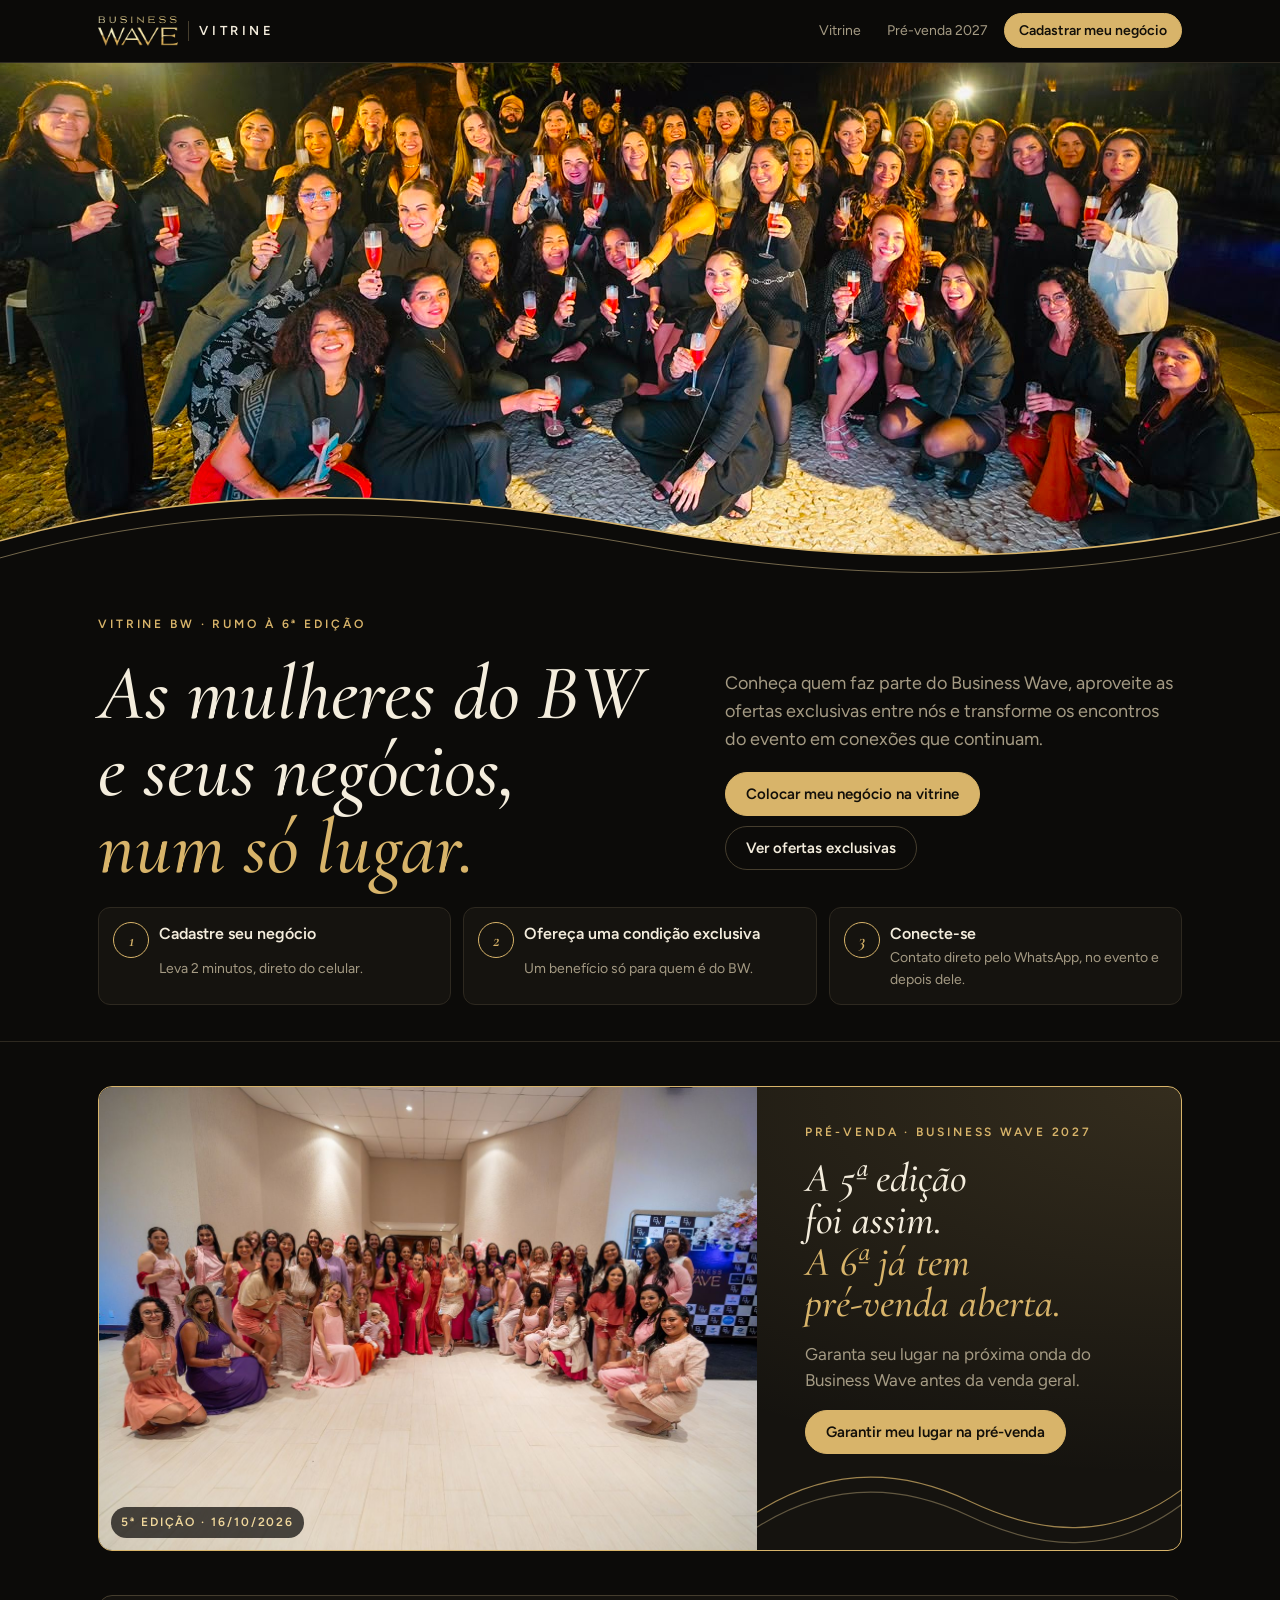
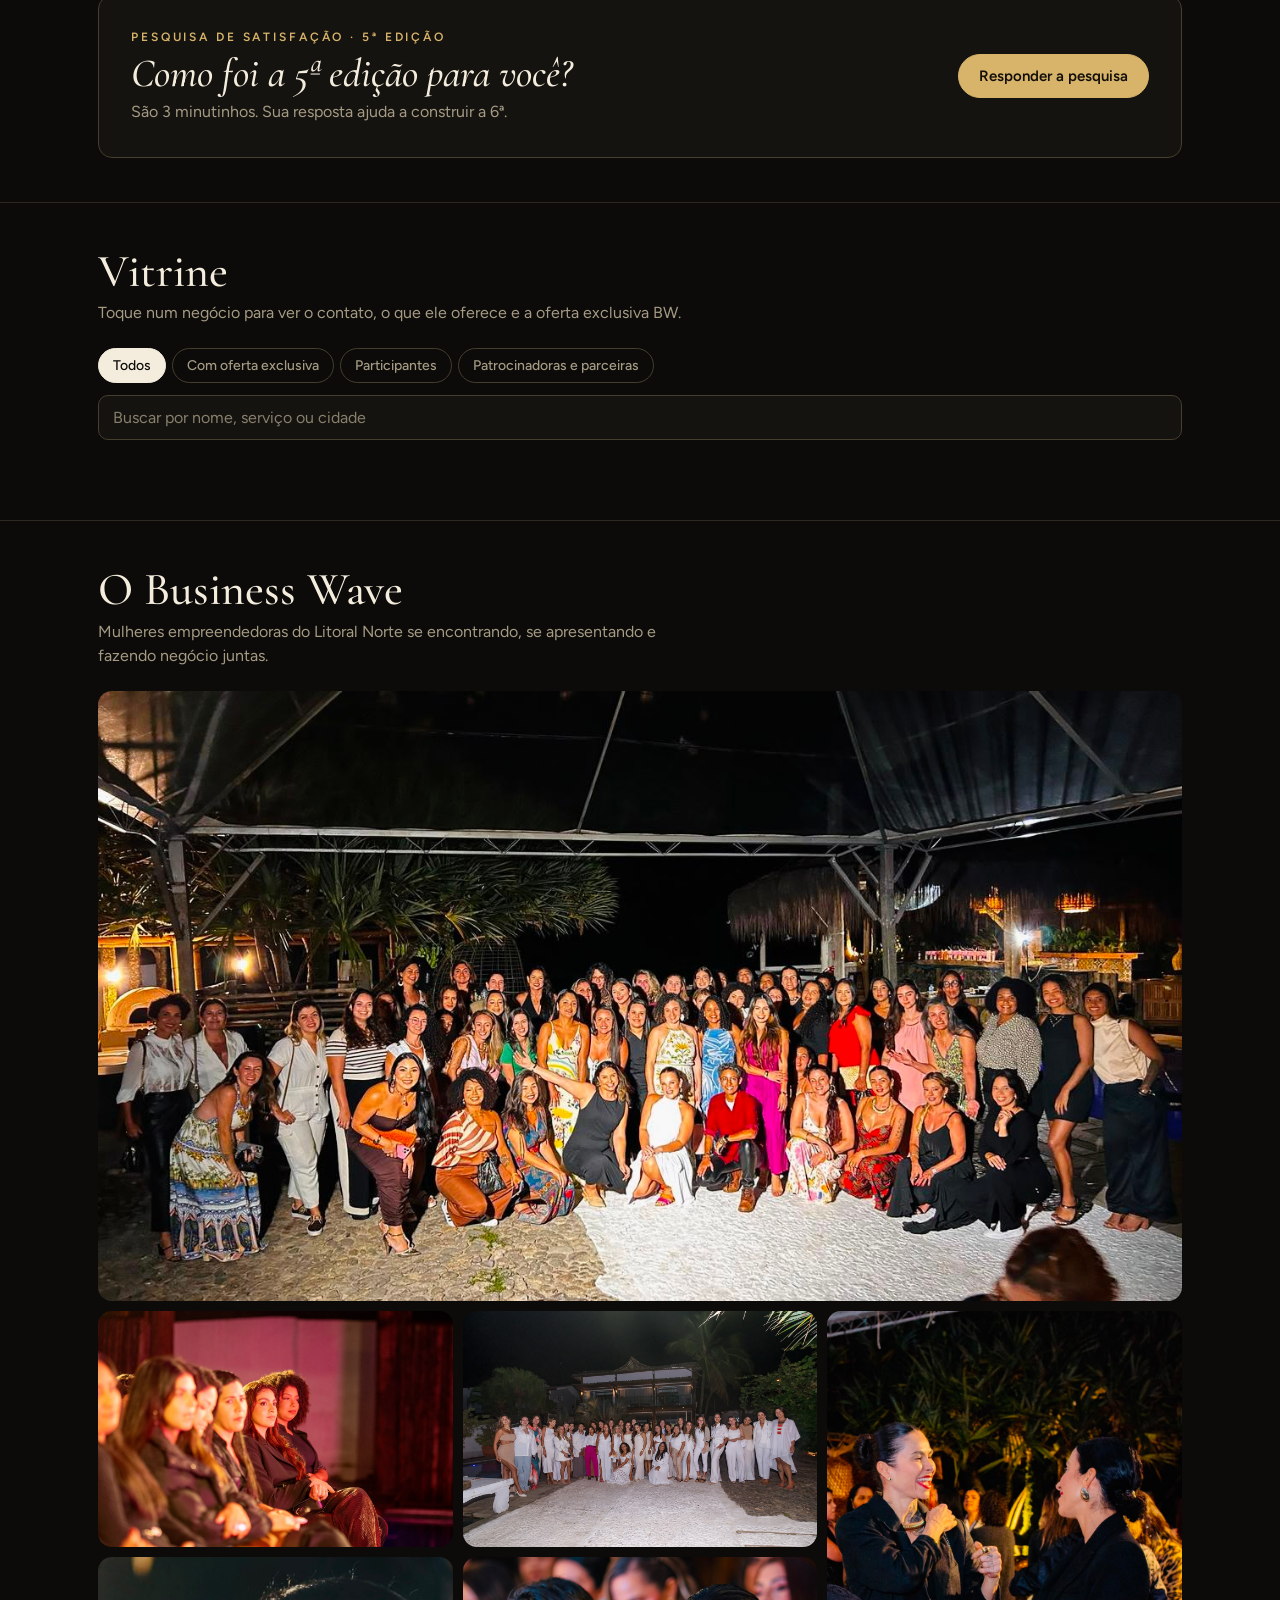
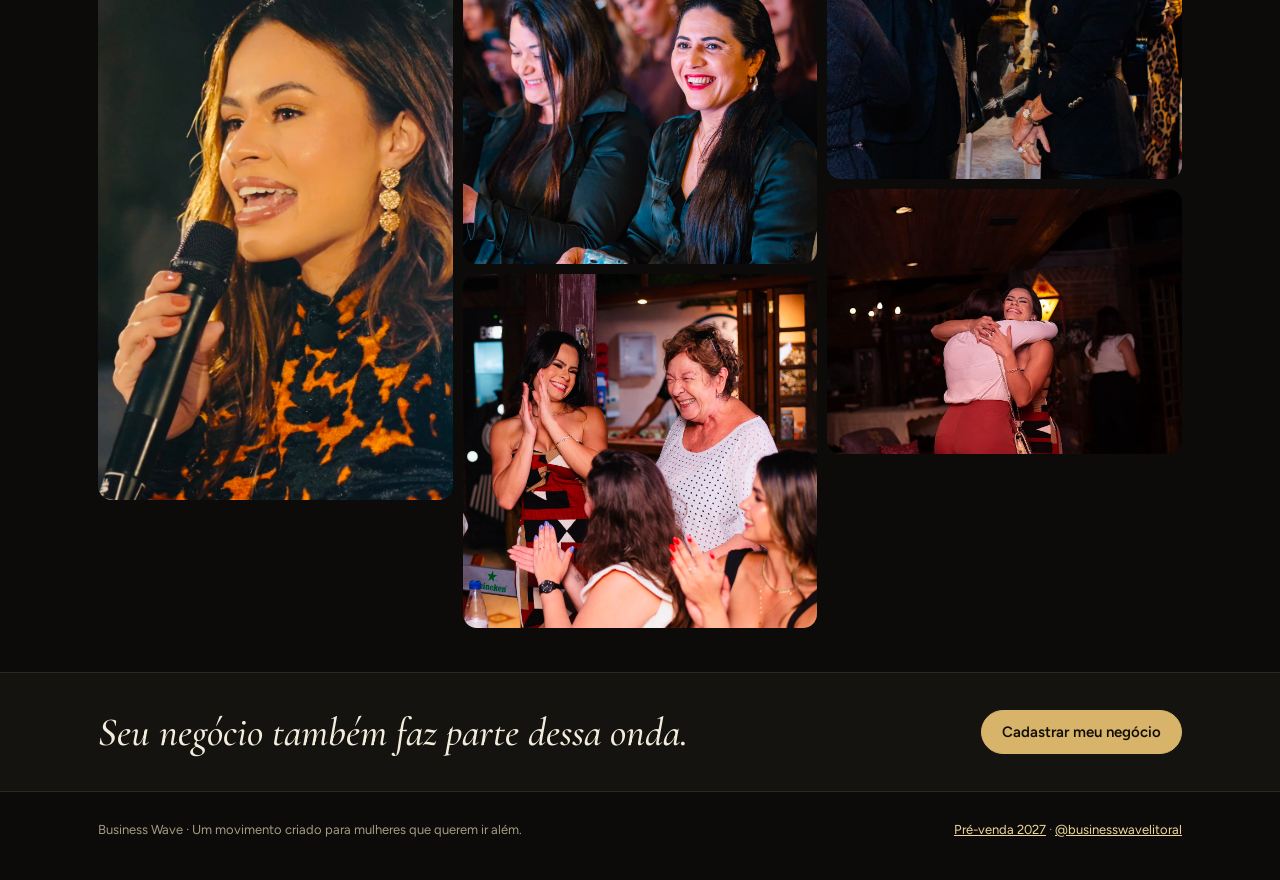
<file: index.html>
<!doctype html>
<html lang="pt-BR">
<head>
<meta charset="utf-8">
<meta name="viewport" content="width=device-width,initial-scale=1,viewport-fit=cover">
<title>Vitrine BW · Business Wave</title>
<meta name="description" content="As mulheres do Business Wave e seus negócios num só lugar, com ofertas exclusivas e conexões que continuam depois do evento.">
<meta property="og:title" content="Vitrine BW · Business Wave">
<meta property="og:description" content="As mulheres do Business Wave e seus negócios num só lugar, com ofertas exclusivas.">
<meta property="og:image" content="https://bw.okgo.dev.br/assets/compartilhar.jpg">
<meta property="og:image:width" content="1200">
<meta property="og:image:height" content="630">
<meta property="og:type" content="website">
<meta property="og:site_name" content="Vitrine BW · Business Wave">
<meta name="twitter:card" content="summary_large_image">
<link rel="icon" href="assets/logo-bw.png">
<meta name="theme-color" content="#0c0b09">
<link rel="preconnect" href="https://fonts.googleapis.com"><link rel="preconnect" href="https://fonts.gstatic.com" crossorigin>
<link rel="stylesheet" href="https://fonts.googleapis.com/css2?family=Cormorant+Garamond:ital,wght@0,500;0,600;1,500;1,600&family=Figtree:wght@400;500;600;700&display=swap">
<link rel="stylesheet" href="assets/style.css?v=20261123a">
</head>
<body>
<header class="top">
  <div class="wrap">
    <a class="brand" href="./"><img class="brand-logo" src="assets/logo-bw.png" alt="Business Wave"><b>Vitrine</b></a>
    <nav>
      <a class="lk" href="#vitrine">Vitrine</a>
      <a class="lk" href="#prevenda">Pré-venda 2027</a>
      <a class="btn sm" href="cadastro.html">Cadastrar meu negócio</a>
    </nav>
  </div>
</header>

<main>
  <section class="hero">
    <div class="wrap hero-texto">
      <figure class="onda">
        <div class="onda-foto">
          <img src="assets/fotos/bw-brinde.jpg" width="1280" height="572" fetchpriority="high" alt="Participantes do Business Wave brindando juntas na foto em grupo, à noite">
          <svg class="onda-fio" viewBox="0 0 1440 600" preserveAspectRatio="none" aria-hidden="true"><path d="M1440 530 C1200 590 960 590 720 545 S240 490 0 560"/><path class="eco" d="M1440 550 C1200 610 960 610 720 565 S240 510 0 580"/></svg>
        </div>
      </figure>
      <div class="eyebrow">Vitrine BW · rumo à 6ª edição</div>
      <h1>As mulheres do BW e seus negócios, <em>num só lugar.</em></h1>
      <div class="hero-lado">
        <p class="lede">Conheça quem faz parte do Business Wave, aproveite as ofertas exclusivas entre nós e transforme os encontros do evento em conexões que continuam.</p>
        <div class="ctas">
          <a class="btn" href="cadastro.html">Colocar meu negócio na vitrine</a>
          <a class="btn ghost" href="#vitrine" id="verOfertas">Ver ofertas exclusivas</a>
        </div>
      </div>
    </div>
    <div class="wrap">
      <ol class="how">
        <li><b>Cadastre seu negócio</b><span>Leva 2 minutos, direto do celular.</span></li>
        <li><b>Ofereça uma condição exclusiva</b><span>Um benefício só para quem é do BW.</span></li>
        <li><b>Conecte-se</b><span>Contato direto pelo WhatsApp, no evento e depois dele.</span></li>
      </ol>
    </div>
  </section>

  <!-- A 5a edicao ja passou: a pre-venda da 6a sobe para logo depois do topo, com a foto
       da 5a vendendo a proxima. Sem preco, data nem lote: a pagina da pre-venda e' a fonte. -->
  <section class="blk" id="prevenda">
    <div class="wrap">
      <div class="prevenda-card">
        <figure class="prevenda-foto">
          <img src="assets/fotos/bw-5a-edicao.jpg" width="1400" height="933" alt="Participantes da 5ª edição do Business Wave reunidas para a foto em grupo, em tons de rosa, brindando juntas">
          <figcaption>5ª edição · 16/10/2026</figcaption>
        </figure>
        <div class="prevenda-texto">
          <div class="eyebrow">Pré-venda · Business Wave 2027</div>
          <h2>A 5ª edição foi assim. <em>A 6ª já tem <span class="nw">pré-venda</span> aberta.</em></h2>
          <p>Garanta seu lugar na próxima onda do Business Wave antes da venda geral.</p>
          <div class="acts"><a class="btn" href="https://businesswave.com.br/pre-venda-business-wave-2027/?utm_source=vitrine-bw&amp;utm_medium=site&amp;utm_campaign=prevenda-2027&amp;utm_content=secao" target="_blank" rel="noopener">Garantir meu lugar na pré-venda</a></div>
          <svg class="prevenda-onda" viewBox="0 0 1440 120" preserveAspectRatio="none" aria-hidden="true"><path d="M0 70 C240 10 480 10 720 55 S1200 110 1440 40"/><path class="eco" d="M0 90 C240 30 480 30 720 75 S1200 130 1440 60"/></svg>
        </div>
      </div>
    </div>
  </section>

  <section class="blk" id="pesquisa" style="padding-top:0">
    <div class="wrap">
      <div class="pesquisa-card">
        <div>
          <div class="eyebrow">Pesquisa de satisfação · 5ª edição</div>
          <h2>Como foi a 5ª edição para você?</h2>
          <p>São 3 minutinhos. Sua resposta ajuda a construir a 6ª.</p>
        </div>
        <div class="acts"><a class="btn" href="pesquisa.html">Responder a pesquisa</a></div>
      </div>
    </div>
  </section>

  <section class="blk" id="vitrine" style="border-top:1px solid var(--line)">
    <div class="wrap">
      <div class="sec-head">
        <div>
          <h2>Vitrine</h2>
          <p>Toque num negócio para ver o contato, o que ele oferece e a oferta exclusiva BW.</p>
        </div>
        <div class="count" id="count"></div>
      </div>
      <div class="filters">
        <div class="tabs" role="group" aria-label="Filtrar">
          <button class="tab" data-tipo="" aria-pressed="true">Todos</button>
          <button class="tab" data-tipo="oferta" aria-pressed="false">Com oferta exclusiva</button>
          <button class="tab" data-tipo="participante" aria-pressed="false">Participantes</button>
          <button class="tab" data-tipo="marcas" aria-pressed="false">Patrocinadoras e parceiras</button>
        </div>
        <input id="q" type="search" placeholder="Buscar por nome, serviço ou cidade" aria-label="Buscar">
        <nav class="seg-atalhos" id="atalhos" aria-label="Ir para o segmento"></nav>
      </div>
      <div id="linhas"></div>
      <div class="grid" id="grid" hidden aria-live="polite"></div>
      <div class="empty" id="empty" hidden></div>
    </div>
  </section>

  <section class="blk" id="evento" style="border-top:1px solid var(--line)">
    <div class="wrap">
      <div class="sec-head">
        <div>
          <h2>O Business Wave</h2>
          <p>Mulheres empreendedoras do Litoral Norte se encontrando, se apresentando e fazendo negócio juntas.</p>
        </div>
      </div>
      <div class="galeria">
        <figure class="destaque"><img src="assets/fotos/bw-grupo.jpg" width="1280" height="720" loading="lazy" alt="Participantes do Business Wave reunidas para a foto em grupo, à noite, no espaço do evento"></figure>
        <figure><img src="assets/fotos/bw-plateia.jpg" width="1280" height="854" loading="lazy" alt="Participantes atentas na plateia do Business Wave"></figure>
        <figure><img src="assets/fotos/bw-microfone.jpg" width="836" height="1280" loading="lazy" alt="Participante falando ao microfone no Business Wave"></figure>
        <figure><img src="assets/fotos/bw-grupo-branco.jpg" width="1280" height="854" loading="lazy" alt="Participantes vestidas de branco reunidas para a foto em grupo, à noite, em frente à casa do evento"></figure>
        <figure><img src="assets/fotos/bw-sorriso.jpg" width="1280" height="1108" loading="lazy" alt="Duas participantes sorrindo durante o Business Wave"></figure>
        <figure><img src="assets/fotos/bw-palmas.jpg" width="1277" height="1274" loading="lazy" alt="Participantes rindo e aplaudindo durante o Business Wave"></figure>
        <figure><img src="assets/fotos/bw-conversa.jpg" width="970" height="1280" loading="lazy" alt="Duas participantes conversando e rindo no Business Wave"></figure>
        <figure><img src="assets/fotos/bw-abraco.jpg" width="627" height="468" loading="lazy" alt="Duas participantes se abraçando no Business Wave"></figure>
      </div>
    </div>
  </section>

  <section class="band">
    <div class="wrap">
      <h2>Seu negócio também faz parte dessa onda.</h2>
      <div class="acts">
        <a class="btn" href="cadastro.html">Cadastrar meu negócio</a>
      </div>
    </div>
  </section>
</main>

<footer>
  <div class="wrap">
    <span>Business Wave · Um movimento criado para mulheres que querem ir além.</span>
    <span><a href="https://businesswave.com.br/pre-venda-business-wave-2027/?utm_source=vitrine-bw&amp;utm_medium=site&amp;utm_campaign=prevenda-2027&amp;utm_content=rodape" target="_blank" rel="noopener">Pré-venda 2027</a> · <a id="igFoot" href="#" target="_blank" rel="noopener">@businesswavelitoral</a></span>
  </div>
</footer>

<dialog id="dlg" aria-labelledby="dName"><div class="dlg" id="dBody"></div></dialog>

<script src="assets/supabase.js"></script>
<script src="assets/config.js?v=20261015b"></script>
<script src="assets/bw.js?v=20261123a"></script>
<script src="assets/oferta.js?v=20261123a"></script>
<script>
(async function () {
  const { C, esc, logoHTML, waLink, ig, safeUrl } = BW, O = BW_OFERTA;
  const $ = s => document.querySelector(s);

  $("#igFoot").href = "https://instagram.com/" + C.INSTAGRAM;

  let todos = [], tipo = "", q = "";
  const TIPO_LABEL = { participante: "Participante", patrocinadora: "Patrocinadora", parceira: "Parceira" };

  function card(p) {
    const marca = p.tipo !== "participante";
    return `<button class="card ${marca ? "spon" : ""}" data-id="${esc(p.id)}" type="button">
      <div class="card-top">${logoHTML(p)}<div style="min-width:0"><h3>${esc(p.nome_negocio)}</h3><div class="meta">${esc(p.responsavel)} · ${esc(p.segmento)}${p.cidade ? " · " + esc(p.cidade) : ""}</div></div></div>
      ${p.oferta_bw ? `<div class="mini-offer"><b class="selo">${esc(O.selo(p))}</b> ${esc(O.resumo(p))}</div>` : `<p class="desc">${esc(p.descricao || p.ofereco || "")}</p>`}
      ${marca ? `<div class="tags"><span class="tag sp">${TIPO_LABEL[p.tipo]}</span></div>` : ""}
    </button>`;
  }

  function filtrar() {
    const termo = BW.semAcento(q.trim());
    return todos.filter(p => {
      if (tipo === "oferta" && !p.oferta_bw) return false;
      if (tipo === "participante" && p.tipo !== "participante") return false;
      if (tipo === "marcas" && p.tipo === "participante") return false;
      if (termo && !BW.semAcento([p.nome_negocio, p.descricao, p.segmento, p.cidade, p.ofereco, p.responsavel, p.oferta_bw].join(" ")).includes(termo)) return false;
      return true;
    });
  }

  // Sem busca, a vitrine e' uma linha por segmento (decidido na reuniao de 26/10: com a base
  // crescendo, a grade unica viraria "salada de fruta"). Buscando, os resultados vem numa lista
  // so', porque a busca e' em todos os segmentos.
  function render() {
    const lista = filtrar(), buscando = !!q.trim();
    const pos = {};
    document.querySelectorAll(".seg-linha").forEach(l => { pos[l.dataset.seg] = l.querySelector(".trilho").scrollLeft; });
    const linhas = buscando ? [] : BW.agruparPorSegmento(lista);
    $("#grid").hidden = !buscando; $("#linhas").hidden = buscando; $("#atalhos").hidden = buscando || linhas.length < 2;
    $("#grid").innerHTML = buscando ? lista.map(card).join("") : "";
    $("#linhas").innerHTML = linhas.map((l, i) => `
      <section class="seg-linha" id="seg-${i}" data-seg="${esc(l.segmento)}" aria-labelledby="segT-${i}">
        <div class="seg-head">
          <h3 id="segT-${i}">${esc(l.segmento)}</h3><span class="count">${l.perfis.length}</span>
          <div class="setas"><button class="seta" type="button" data-dir="-1" aria-label="Voltar em ${esc(l.segmento)}">‹</button><button class="seta" type="button" data-dir="1" aria-label="Mais em ${esc(l.segmento)}">›</button></div>
        </div>
        <div class="trilho">${l.perfis.map(card).join("")}</div>
      </section>`).join("");
    $("#atalhos").innerHTML = linhas.map((l, i) => `<button class="chip-seg" type="button" data-alvo="seg-${i}">${esc(l.segmento)} <span>${l.perfis.length}</span></button>`).join("");
    document.querySelectorAll(".seg-linha").forEach(l => { if (pos[l.dataset.seg]) l.querySelector(".trilho").scrollLeft = pos[l.dataset.seg]; });
    ajustarSetas();
    const ofertas = todos.filter(p => p.oferta_bw).length;
    $("#count").textContent = todos.length ? `${todos.length} negócios · ${ofertas} com oferta exclusiva` : "";
    const empty = $("#empty");
    if (!todos.length) { empty.hidden = false; empty.innerHTML = `<b>A vitrine está abrindo agora.</b>Os primeiros negócios aparecem aqui logo após a aprovação. <a href="cadastro.html">Cadastre o seu</a>.`; }
    else if (!lista.length) { empty.hidden = false; empty.innerHTML = `<b>Nada encontrado com esses filtros.</b>Tente outro segmento ou limpe a busca.`; }
    else empty.hidden = true;
  }

  // Seta so' quando a linha tem mais cartoes do que cabem: seta que nao rola nada parece quebrada.
  function ajustarSetas() {
    document.querySelectorAll(".seg-linha").forEach(l => {
      const t = l.querySelector(".trilho"); l.querySelector(".setas").classList.toggle("sem", t.scrollWidth <= t.clientWidth + 2);
    });
  }
  let quadro = 0;
  addEventListener("resize", () => { cancelAnimationFrame(quadro); quadro = requestAnimationFrame(ajustarSetas); });

  function abrir(id) {
    const p = todos.find(x => String(x.id) === String(id)); if (!p) return;
    const wa = waLink(p.whatsapp, `Oi, ${p.responsavel}! Te encontrei na Vitrine do Business Wave.`);
    // Oferta com pagina propria (loja, agenda, pagina de vendas) leva para la'; sem link, abre o WhatsApp.
    const fraseOferta = p.oferta_tipo ? O.frase(p.oferta_tipo, p.oferta_valor, p.oferta_detalhe) : O.normalizarCaixa(p.oferta_bw);
    const destinoOferta = !p.oferta_bw ? "" : p.oferta_link ? safeUrl(p.oferta_link)
      : waLink(p.whatsapp, `Oi, ${p.responsavel}! Sou do Business Wave e quero aproveitar a oferta exclusiva: ${fraseOferta}`);
    const insta = ig(p.instagram);
    $("#dBody").innerHTML = `
      <button class="x" type="button" aria-label="Fechar" data-close>×</button>
      <div class="dlg-head">${logoHTML(p)}<div><div class="eyebrow">${esc(TIPO_LABEL[p.tipo])} · ${esc(p.segmento)}</div><h2 id="dName">${esc(p.nome_negocio)}</h2><div class="meta">${esc(p.responsavel)}${p.cidade ? " · " + esc(p.cidade) : ""}</div></div></div>
      ${p.oferta_bw ? `<div class="offer"><b>Oferta exclusiva BW</b><div style="margin-top:8px"><span class="selo">${esc(O.selo(p))}</span></div><p>${esc(fraseOferta)}</p>${destinoOferta ? `<a class="btn sm" style="margin-top:10px" href="${esc(destinoOferta)}" target="_blank" rel="noopener">Quero essa oferta</a>` : ""}</div>` : ""}
      ${p.descricao ? `<p style="margin:0">${esc(p.descricao)}</p>` : ""}
      ${p.ofereco ? `<div class="kv" style="grid-template-columns:1fr"><div><small>Ofereço</small>${esc(p.ofereco)}</div></div>` : ""}
      <div class="acts">
        ${wa ? `<a class="btn ${p.oferta_bw ? "ghost" : ""}" href="${esc(wa)}" target="_blank" rel="noopener">Chamar no WhatsApp</a>` : ""}
        ${insta ? `<a class="btn ghost" href="https://instagram.com/${esc(insta)}" target="_blank" rel="noopener">@${esc(insta)}</a>` : ""}
        ${p.site ? `<a class="btn ghost" href="${esc(safeUrl(p.site))}" target="_blank" rel="noopener">Site</a>` : ""}
      </div>`;
    if (!$("#dlg").open) $("#dlg").showModal();
    history.replaceState(null, "", "#perfil-" + p.id);
  }

  // O cadastro entrega o link do perfil na hora, mas ele so' aparece depois da aprovacao.
  // Antes, quem abria caia na vitrine sem saber por que; agora ve o aviso, e se a tela
  // ficar aberta o perfil abre sozinho quando for aprovado.
  let aguardando = null;
  function avisoPerfil(id) {
    aguardando = String(id);
    $("#dBody").innerHTML = `
      <button class="x" type="button" aria-label="Fechar" data-close>×</button>
      <div class="eyebrow">Perfil em análise</div>
      <h2 id="dName">Este negócio ainda não está na vitrine</h2>
      <p style="margin:0;color:var(--muted)">Os perfis aparecem aqui depois que a organização do Business Wave aprova o cadastro. Deixe esta tela aberta: quando ele for aprovado, abre aqui sozinho.</p>
      <div class="acts"><button class="btn" type="button" data-close>Ver a vitrine</button></div>`;
    $("#dlg").showModal();
  }
  $("#vitrine").addEventListener("click", e => {
    const c = e.target.closest(".card"); if (c) return abrir(c.dataset.id);
    const seta = e.target.closest(".seta");
    if (seta) { const t = seta.closest(".seg-linha").querySelector(".trilho"); t.scrollBy({ left: Number(seta.dataset.dir) * t.clientWidth * 0.85, behavior: "smooth" }); return; }
    const chip = e.target.closest(".chip-seg"); if (chip) document.getElementById(chip.dataset.alvo).scrollIntoView({ behavior: "smooth", block: "start" });
  });
  $("#dlg").addEventListener("click", e => { if (e.target.closest("[data-close]") || e.target === e.currentTarget) e.currentTarget.close(); });
  $("#dlg").addEventListener("close", () => { aguardando = null; history.replaceState(null, "", location.pathname + "#vitrine"); });

  function setTipo(t) {
    document.querySelectorAll(".tab").forEach(x => x.setAttribute("aria-pressed", String(x.dataset.tipo === t)));
    tipo = t; render();
  }
  document.querySelectorAll(".tab").forEach(b => b.addEventListener("click", () => setTipo(b.dataset.tipo)));
  $("#verOfertas").addEventListener("click", () => setTipo("oferta"));
  $("#q").addEventListener("input", e => { q = e.target.value; render(); });

  try { todos = await BW.listarVitrine(); }
  catch (e) { console.error(e); $("#empty").hidden = false; $("#empty").innerHTML = "<b>Não deu para carregar a vitrine agora.</b>Atualize a página em alguns segundos."; }
  render();
  const m = location.hash.match(/^#perfil-(.+)$/);
  if (m) { if (todos.some(x => String(x.id) === m[1])) abrir(m[1]); else avisoPerfil(m[1]); }

  // 6) a vitrine se atualiza sozinha: no evento as aprovacoes saem a toda hora e
  // ninguem recarrega a pagina. Nao mexe com o perfil aberto na frente da pessoa.
  async function atualizar() {
    if (document.hidden || ($("#dlg").open && !aguardando)) return;
    let novos; try { novos = await BW.listarVitrine(); } catch (_) { return; }
    if (JSON.stringify(novos) === JSON.stringify(todos)) return;
    todos = novos; render();
    if (aguardando && todos.some(x => String(x.id) === aguardando)) { const id = aguardando; aguardando = null; abrir(id); }
  }
  setInterval(atualizar, 60000);
  document.addEventListener("visibilitychange", () => { if (!document.hidden) atualizar(); });
  if (location.hash === "#ofertas") { setTipo("oferta"); $("#vitrine").scrollIntoView(); }
})();
</script>
</body>
</html>
</file>
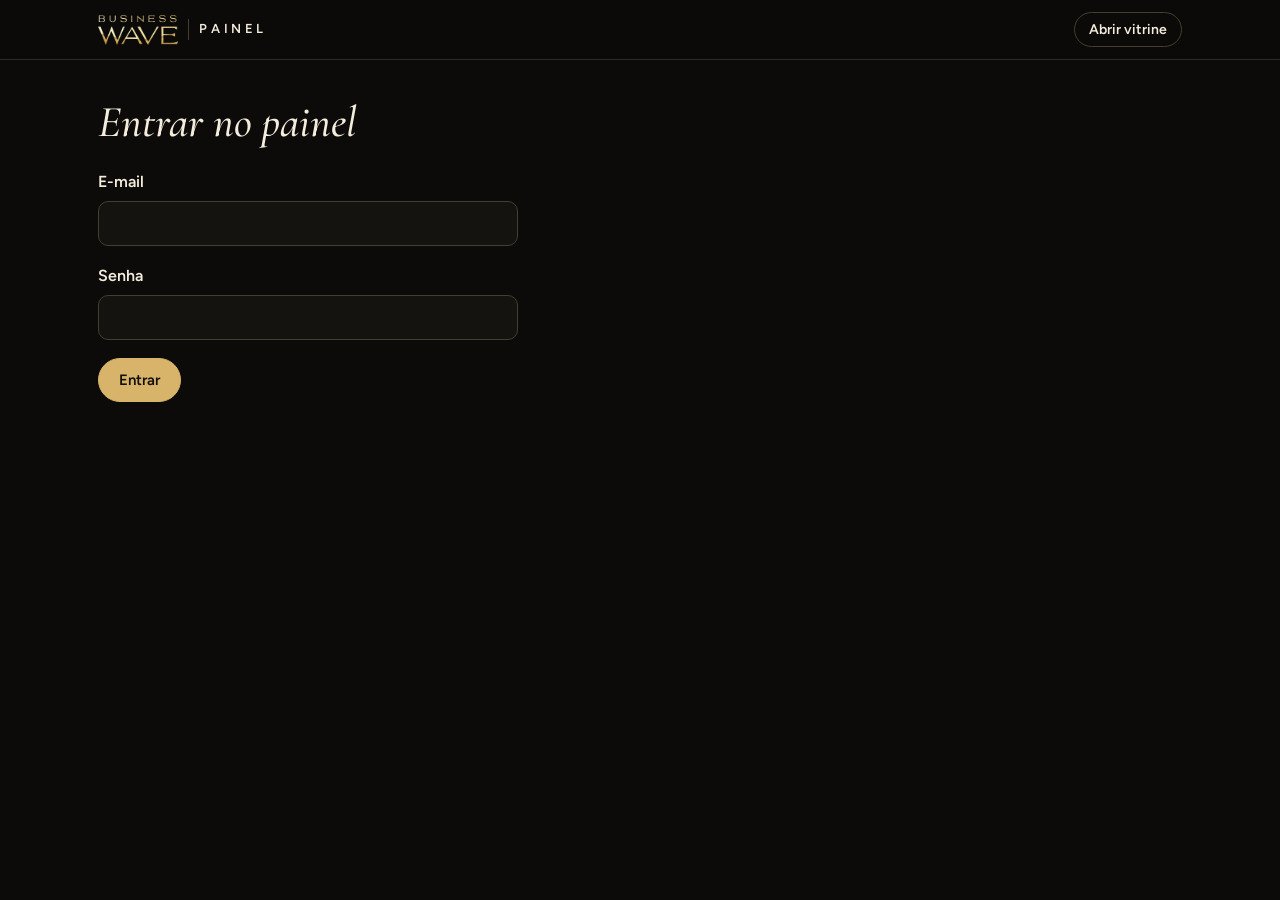
<file: admin.html>
<!doctype html>
<html lang="pt-BR">
<head>
<meta charset="utf-8">
<meta name="viewport" content="width=device-width,initial-scale=1,viewport-fit=cover">
<title>Painel · Vitrine BW</title>
<meta name="robots" content="noindex,nofollow">
<meta property="og:image" content="https://bw.okgo.dev.br/assets/compartilhar.jpg">
<link rel="icon" href="assets/logo-bw.png">
<meta name="theme-color" content="#0c0b09">
<link rel="preconnect" href="https://fonts.googleapis.com"><link rel="preconnect" href="https://fonts.gstatic.com" crossorigin>
<link rel="stylesheet" href="https://fonts.googleapis.com/css2?family=Cormorant+Garamond:ital,wght@0,500;0,600;1,500;1,600&family=Figtree:wght@400;500;600;700&display=swap">
<link rel="stylesheet" href="assets/style.css?v=20261123a">
</head>
<body>
<header class="top">
  <div class="wrap">
    <a class="brand" href="./"><img class="brand-logo" src="assets/logo-bw.png" alt="Business Wave"><b>Painel</b></a>
    <nav><a class="btn sm ghost" href="./" target="_blank" rel="noopener">Abrir vitrine</a><button class="btn sm ghost" id="sair" type="button" hidden>Sair</button></nav>
  </div>
</header>

<main class="wrap" style="padding-block:28px 64px">
  <section id="login" hidden style="max-width:420px;display:grid;gap:14px">
    <h1 style="font-style:italic;font-size:44px">Entrar no painel</h1>
    <form class="form" id="lf">
      <div class="field"><label for="le">E-mail</label><input id="le" type="email" autocomplete="username" required></div>
      <div class="field"><label for="lp">Senha</label><input id="lp" type="password" autocomplete="current-password" required></div>
      <div class="msg err" id="lerr" hidden></div>
      <div><button class="btn" type="submit">Entrar</button></div>
    </form>
  </section>

  <section id="app" hidden style="display:grid;gap:16px">
    <div class="tabs" role="group" aria-label="Área do painel">
      <button class="tab" data-area="cadastros" aria-pressed="true">Cadastros</button>
      <button class="tab" data-area="pesquisa" aria-pressed="false">Pesquisa</button>
    </div>
    <div id="areaCadastros" style="display:grid;gap:16px">
    <div class="sec-head" style="margin:0">
      <div><h2>Cadastros</h2><p id="resumo"></p></div>
      <div class="acts">
        <button class="btn sm" id="aprovarTodos" type="button" hidden>Aprovar todos</button>
        <button class="btn sm ghost" id="csv" type="button">Baixar lista (CSV)</button>
      </div>
    </div>
    <div class="tabs" role="group" aria-label="Situação">
      <button class="tab" data-s="pendente" aria-pressed="true">Esperando aprovação</button>
      <button class="tab" data-s="aprovado" aria-pressed="false">Na vitrine</button>
      <button class="tab" data-s="recusado" aria-pressed="false">Ocultos</button>
    </div>
    <div class="adm-list" id="lista"></div>
    <div class="empty" id="vazio" hidden></div>
    <p class="meta" id="atual"></p>
    </div>

    <div id="areaPesquisa" hidden style="display:grid;gap:18px">
      <div class="sec-head" style="margin:0">
        <div><h2>Pesquisa · 5ª edição</h2><p id="pTotal"></p></div>
        <div class="acts">
          <a class="btn sm ghost" href="pesquisa.html" target="_blank" rel="noopener">Abrir a pesquisa</a>
          <button class="btn sm ghost" id="pAtualizar" type="button">Atualizar</button>
          <button class="btn sm ghost" id="pCsv" type="button">Baixar planilha (CSV)</button>
        </div>
      </div>
      <div id="pResumo"></div>
      <div id="pAbertas"></div>
      <div id="pTodas"></div>
    </div>
  </section>
</main>

<dialog id="ed" aria-labelledby="edT">
  <form class="dlg" id="ef" novalidate>
    <button class="x" type="button" aria-label="Fechar" data-close>×</button>
    <h2 id="edT" style="font-size:30px">Editar perfil</h2>
    <div class="field">
      <span class="l">Logo ou foto</span>
      <div class="preview"><span id="eLogoBox"></span><input id="eLogo" type="file" accept="image/jpeg,image/png,image/webp" aria-label="Trocar logo ou foto"></div>
      <button class="btn sm ghost" type="button" id="eLogoTirar" style="justify-self:start">Remover foto</button>
    </div>
    <div class="two">
      <div class="field"><label for="e_responsavel">Nome</label><input id="e_responsavel" maxlength="80"></div>
      <div class="field"><label for="e_nome_negocio">Negócio</label><input id="e_nome_negocio" maxlength="80"></div>
    </div>
    <div class="two">
      <div class="field"><label for="e_whatsapp">WhatsApp</label><input id="e_whatsapp" maxlength="20" inputmode="tel"></div>
      <div class="field"><label for="e_segmento">Segmento</label><select id="e_segmento"></select></div>
    </div>
    <div class="field"><span class="l">Oferta exclusiva BW</span><div id="eOfertaCampos" class="oferta-campos"></div></div>
    <div class="field"><label for="e_oferta_link">Link da oferta</label><span class="h">O botão “Quero essa oferta” leva para cá. Vazio, abre o WhatsApp.</span><input id="e_oferta_link" maxlength="300" inputmode="url"></div>
    <div class="two">
      <div class="field"><label for="e_instagram">Instagram</label><input id="e_instagram" maxlength="60"></div>
      <div class="field"><label for="e_cidade">Cidade</label><input id="e_cidade" maxlength="60"></div>
    </div>
    <div class="field"><label for="e_descricao">O que o negócio faz</label><textarea id="e_descricao" maxlength="400" style="min-height:70px"></textarea></div>
    <div class="two">
      <div class="field"><label for="e_ofereco">Ofereço</label><input id="e_ofereco" maxlength="200"></div>
      <div class="field"><label for="e_preciso">Procuro</label><input id="e_preciso" maxlength="200"></div>
    </div>
    <div class="two">
      <div class="field"><label for="e_site">Site</label><input id="e_site" maxlength="200"></div>
      <div class="field"><label for="e_email">E-mail</label><input id="e_email" type="email" maxlength="120"></div>
    </div>
    <div class="field"><label for="e_tipo">Tipo</label><select id="e_tipo"><option value="participante">Participante</option><option value="patrocinadora">Patrocinadora</option><option value="parceira">Parceira</option></select></div>
    <div class="msg err" id="eErr" hidden></div>
    <div class="acts"><button class="btn" type="submit" id="eSave">Salvar alterações</button><button class="btn ghost" type="button" data-close>Cancelar</button></div>
  </form>
</dialog>

<script src="assets/supabase.js"></script>
<script src="assets/config.js?v=20261015b"></script>
<script src="assets/bw.js?v=20261123a"></script>
<script src="assets/oferta.js?v=20261123a"></script>
<script src="assets/pesquisa.js?v=20261018a"></script>
<script>
(async function () {
  const { sb, DEMO, C, esc, logoHTML, waLink } = BW;
  const $ = s => document.querySelector(s);
  let perfis = [], filtro = "pendente", confirmando = false;
  const TIPO = { participante: "Participante", patrocinadora: "Patrocinadora", parceira: "Parceira" };

  async function carregar() {
    if (DEMO) {
      if (!perfis.length) perfis = (await BW.listarVitrine()).map((p, i) => ({ ...p, status: i < 2 ? "pendente" : "aprovado", email: "exemplo@email.com", token_edicao: crypto.randomUUID(), created_at: new Date().toISOString() }));
    } else {
      const a = await sb.from("bw_perfis").select("*").order("created_at", { ascending: false });
      if (a.error) throw a.error; perfis = a.data;
    }
    render();
    $("#atual").textContent = "Atualizado às " + new Date().toLocaleTimeString("pt-BR", { hour: "2-digit", minute: "2-digit" }) + " · atualiza sozinho a cada 30 segundos";
  }

  function render() {
    const c = s => perfis.filter(p => p.status === s).length;
    const pend = c("pendente");
    const rev = perfis.filter(p => p.oferta_revisar && p.status !== "recusado").length;
    $("#resumo").textContent = `${pend} esperando aprovação · ${c("aprovado")} na vitrine · ${c("recusado")} ocultos` + (rev ? ` · ${rev} ${rev === 1 ? "oferta para revisar" : "ofertas para revisar"}` : "");
    document.querySelector('.tab[data-s="pendente"]').textContent = `Esperando aprovação (${pend})`;
    const at = $("#aprovarTodos"); at.hidden = !(filtro === "pendente" && pend > 1);
    if (!confirmando) at.textContent = `Aprovar todos (${pend})`;
    const l = perfis.filter(p => p.status === filtro);
    $("#lista").innerHTML = l.map(p => `
      <div class="adm-item" data-id="${esc(p.id)}">
        ${logoHTML(p)}
        <div style="min-width:0;display:grid;gap:4px">
          <div><b>${esc(p.nome_negocio)}</b>${p.destaque ? ' <span class="tag sp">Destaque</span>' : ""}</div>
          <div class="meta">${esc(p.responsavel)} · ${esc(TIPO[p.tipo])} · ${esc(p.segmento)}${p.cidade ? " · " + esc(p.cidade) : ""}</div>
          <div class="meta">${esc(p.email || "")}${p.whatsapp ? " · " + esc(p.whatsapp) : ""}${p.instagram ? " · @" + esc(p.instagram) : ""}</div>
          ${p.oferta_revisar ? '<div><span class="tag rev">Oferta para revisar</span></div>' : ""}
          ${p.oferta_bw ? `<div class="mini-offer"><b class="selo">${esc(BW_OFERTA.selo(p))}</b> ${esc(BW_OFERTA.resumo(p))}${p.oferta_link ? ` · <a href="${esc(BW.safeUrl(p.oferta_link))}" target="_blank" rel="noopener">link da oferta</a>` : ""}</div>` : ""}
          ${p.descricao ? `<div style="font-size:14px">${esc(p.descricao)}</div>` : ""}
          ${p.preciso ? `<div class="meta">Procura: ${esc(p.preciso)}</div>` : ""}
        </div>
        <div class="acts">
          <button class="btn sm ghost" data-a="editar">Editar</button>
          ${p.status !== "aprovado" ? `<button class="btn sm" data-a="aprovar">${p.status === "recusado" ? "Voltar para a vitrine" : "Aprovar"}</button>` : ""}
          ${p.status !== "recusado" ? `<button class="btn sm ghost" data-a="ocultar">Ocultar</button>` : ""}
          ${p.status === "aprovado" ? `<button class="btn sm ghost" data-a="destaque">${p.destaque ? "Tirar destaque" : "Destacar"}</button>` : ""}
          ${p.whatsapp ? `<a class="btn sm ghost" href="${esc(waLink(p.whatsapp, `Oi, ${p.responsavel}! Aqui é do Business Wave, sobre o seu perfil na Vitrine BW.`))}" target="_blank" rel="noopener">WhatsApp</a>` : ""}
          ${p.whatsapp && p.token_edicao ? `<a class="btn sm ghost" href="${esc(waLink(p.whatsapp, `Oi, ${p.responsavel}! Aqui é do Business Wave. Este é o seu painel na Vitrine BW: por ele você edita seu perfil, troca a foto e vê se já está na vitrine. O link é pessoal, não compartilhe. ${(C.SITE_URL || location.origin)}/painel.html#${p.token_edicao}`))}" target="_blank" rel="noopener">Enviar link do painel</a>` : ""}
        </div>
      </div>`).join("");
    const vz = $("#vazio"); vz.hidden = l.length > 0;
    vz.innerHTML = filtro === "pendente" ? "<b>Nenhum cadastro esperando.</b>Os novos aparecem aqui sozinhos." : filtro === "aprovado" ? "<b>A vitrine ainda está vazia.</b>Aprove os cadastros para eles aparecerem." : "<b>Nenhum perfil oculto.</b>";
  }

  function avisar(e) { console.error(e); const m = document.createElement("div"); m.className = "msg err"; m.textContent = "Não salvou: " + (e.message || e) + ". Tente de novo."; $("#lista").prepend(m); setTimeout(() => m.remove(), 6000); }

  async function atualizar(ids, patch) {
    if (!DEMO) { const { error } = await sb.from("bw_perfis").update(patch).in("id", ids); if (error) return avisar(error); }
    perfis.forEach(p => { if (ids.includes(String(p.id))) Object.assign(p, patch); }); render();
  }

  $("#lista").addEventListener("click", e => {
    const b = e.target.closest("[data-a]"); if (!b) return;
    const id = b.closest(".adm-item").dataset.id, p = perfis.find(x => String(x.id) === id);
    if (b.dataset.a === "aprovar") atualizar([id], { status: "aprovado" });
    if (b.dataset.a === "ocultar") atualizar([id], { status: "recusado", destaque: false });
    if (b.dataset.a === "destaque") atualizar([id], { destaque: !p.destaque });
    if (b.dataset.a === "editar") abrirEditor(p);
  });
  $("#aprovarTodos").addEventListener("click", async () => {
    const ids = perfis.filter(p => p.status === "pendente").map(p => String(p.id));
    const b = $("#aprovarTodos");
    if (!confirmando) { confirmando = true; b.textContent = `Confirmar: aprovar ${ids.length}`; setTimeout(() => { confirmando = false; render(); }, 5000); return; }
    confirmando = false; await atualizar(ids, { status: "aprovado" });
  });

  // edição de perfil
  const CAMPOS = ["responsavel","nome_negocio","whatsapp","segmento","oferta_link","instagram","cidade","descricao","ofereco","preciso","site","email","tipo"]
  const oferta = BW_OFERTA.campos($("#eOfertaCampos"), "e_");;
  BW.SEGMENTOS.forEach(s => $("#e_segmento").insertAdjacentHTML("beforeend", `<option>${esc(s)}</option>`));
  let editando = null, novoLogo = null, tirarLogo = false;
  function mostrarLogo(src, nome) {
    $("#eLogoBox").innerHTML = src ? `<img class="logo" src="${esc(src)}" alt="">` : `<span class="logo">${esc(BW.iniciais(nome))}</span>`;
  }
  function abrirEditor(p) {
    editando = p; novoLogo = null; tirarLogo = false; $("#eErr").hidden = true; $("#eLogo").value = "";
    CAMPOS.forEach(c => { const el = $("#e_" + c); el.value = p[c] ?? ""; });
    oferta.preencher(p);
    if (p.segmento && ![...$("#e_segmento").options].some(o => o.value === p.segmento)) $("#e_segmento").insertAdjacentHTML("beforeend", `<option>${esc(p.segmento)}</option>`), $("#e_segmento").value = p.segmento;
    mostrarLogo(p.logo_url, p.nome_negocio);
    $("#ed").showModal();
  }
  $("#eLogo").addEventListener("change", async e => {
    const f = e.target.files[0]; if (!f) return;
    try { novoLogo = await BW.reduzirFoto(f); tirarLogo = false; mostrarLogo(URL.createObjectURL(novoLogo), ""); }
    catch (_) { const er = $("#eErr"); er.textContent = "Não consegui ler essa imagem. Tente um JPG ou PNG."; er.hidden = false; }
  });
  $("#eLogoTirar").addEventListener("click", () => { novoLogo = null; tirarLogo = true; $("#eLogo").value = ""; mostrarLogo("", $("#e_nome_negocio").value); });
  $("#ed").addEventListener("click", e => { if (e.target.closest("[data-close]") || e.target === e.currentTarget) e.currentTarget.close(); });
  $("#ef").addEventListener("submit", async e => {
    e.preventDefault();
    const er = $("#eErr"); er.hidden = true;
    const v = c => $("#e_" + c).value.trim();
    if (!v("responsavel") || !v("nome_negocio") || !v("segmento")) { er.textContent = "Nome, negócio e segmento não podem ficar vazios."; er.hidden = false; return; }
    const patch = {};
    CAMPOS.forEach(c => { patch[c] = v(c) || null; });
    patch.whatsapp = BW.soDigitos(v("whatsapp")) || null;
    patch.instagram = BW.ig(v("instagram")) || null;
    patch.oferta_link = BW.linkOferta(v("oferta_link"));
    if (patch.oferta_link === null) { er.textContent = "Confira o link da oferta: o endereço da página, sem espaços."; er.hidden = false; return; }
    const erroOferta = oferta.erro(); if (erroOferta) { er.textContent = erroOferta; er.hidden = false; return; }
    Object.assign(patch, oferta.ler());
    if (patch.oferta_tipo) patch.oferta_revisar = false; // convertida para o formato novo: sai da revisao
    patch.oferta_link = patch.oferta_link || null;
    if (!patch.email) patch.email = editando.email; // e-mail é obrigatório no banco
    const btn = $("#eSave"); btn.disabled = true; btn.textContent = "Salvando…";
    try {
      if (novoLogo && !DEMO) {
        const path = `${editando.id}-${Date.now()}.jpg`;
        const up = await sb.storage.from("bw-logos").upload(path, novoLogo, { contentType: "image/jpeg", upsert: false });
        if (up.error) throw up.error;
        patch.logo_url = sb.storage.from("bw-logos").getPublicUrl(path).data.publicUrl;
      } else if (novoLogo && DEMO) patch.logo_url = "";
      if (tirarLogo) patch.logo_url = null;
      if (!DEMO) { const { error } = await sb.from("bw_perfis").update(patch).eq("id", editando.id); if (error) throw error; }
      Object.assign(editando, patch); render(); $("#ed").close();
    } catch (err) { console.error(err); er.textContent = "Não salvou: " + (err.message || err) + ". Tente de novo."; er.hidden = false; }
    finally { btn.disabled = false; btn.textContent = "Salvar alterações"; }
  });
  document.querySelectorAll(".tab[data-s]").forEach(t => t.addEventListener("click", () => {
    document.querySelectorAll(".tab[data-s]").forEach(x => x.setAttribute("aria-pressed", String(x === t))); filtro = t.dataset.s; render();
  }));

  // lista para a organização (abre como arquivo no navegador)
  $("#csv").addEventListener("click", () => {
    const cols = ["nome_negocio","responsavel","tipo","segmento","cidade","whatsapp","email","instagram","site","oferta_bw","oferta_tipo","oferta_valor","oferta_detalhe","oferta_revisar","oferta_link","ofereco","preciso","status","created_at"];
    const q = v => `"${String(v ?? "").replace(/"/g, '""')}"`;
    const csv = "﻿" + cols.join(";") + "\n" + perfis.map(p => cols.map(c => q(p[c])).join(";")).join("\n");
    const a = document.createElement("a"); a.href = URL.createObjectURL(new Blob([csv], { type: "text/csv;charset=utf-8" }));
    a.download = "vitrine-bw-cadastros.csv"; document.body.appendChild(a); a.click(); a.remove();
  });

  // pesquisa de satisfacao: resumo, respostas abertas, todas as respostas e planilha
  const P = BW_PESQUISA;
  let respostas = null, apagando = null;
  const num = v => v === null || v === undefined ? "—" : v.toLocaleString("pt-BR");
  const deram = n => `${n} ${n === 1 ? "deu" : "deram"}`;
  const quem = x => `${x.nome ? esc(x.nome) : "Anônima"} · ${esc(P.dataBR(x.criado_em))}`;
  function avisarPesquisa(e) { console.error(e); const m = document.createElement("div"); m.className = "msg err"; m.textContent = "Não deu certo: " + (e.message || e) + ". Tente de novo."; $("#areaPesquisa").prepend(m); setTimeout(() => m.remove(), 6000); }

  async function carregarPesquisa() {
    if (DEMO) { if (!respostas) respostas = P.exemplos.map(x => ({ ...x })); }
    else {
      const a = await sb.from("bw_pesquisa").select("*").order("criado_em", { ascending: false });
      if (a.error) throw a.error; respostas = a.data;
    }
    renderPesquisa();
  }

  function renderPesquisa() {
    const r = P.resumo(respostas);
    $("#pTotal").textContent = r.total === 1 ? "1 resposta" : `${r.total} respostas`;
    $("#pCsv").disabled = !r.total;
    if (!r.total) {
      $("#pResumo").innerHTML = `<div class="empty"><b>Nenhuma resposta ainda.</b>Mande o link ${esc((C.SITE_URL || location.origin) + "/pesquisa.html")} no grupo das participantes.</div>`;
      $("#pAbertas").innerHTML = $("#pTodas").innerHTML = "";
      return;
    }
    const rec = r.recomendacao, pq = c => `${P.perguntas[c].n}. ${esc(P.perguntas[c].curto)}`;
    $("#pResumo").innerHTML = `
      <div class="p-nums">
        <div class="p-num"><span>Respostas</span><b>${r.total}</b></div>
        <div class="p-num"><span>Experiência geral</span><b>${num(r.geral.media)}<small>/10</small></b><span>de ${r.geral.n} ${r.geral.n === 1 ? "resposta" : "respostas"}</span></div>
        <div class="p-num"><span>Recomendaria</span><b>${num(rec.media)}<small>/10</small></b><span>NPS ${num(rec.nps)} · ${deram(rec.promotoras)} 9 ou 10, ${deram(rec.detratoras)} de 0 a 6</span></div>
      </div>
      <p class="meta" style="margin:10px 0 0">NPS é a % de quem deu 9 ou 10 menos a % de quem deu de 0 a 6. Vai de −100 a 100.</p>
      <div class="p-grade" style="margin-top:14px">${Object.entries(r.escolhas).map(([c, e]) => `
        <div class="p-q" data-q="${c}">
          <h3>${pq(c)}</h3>
          <span class="meta">${e.n} de ${r.total} responderam${P.perguntas[c].tipo === "varias" ? " · dava para marcar mais de uma" : ""}</span>
          ${e.opcoes.map(o => `<div class="barra" title="${esc(o.texto)}: ${o.qtd} (${o.pct}%)"><b>${esc(o.texto)}</b><span>${o.qtd} · ${o.pct}%</span><i><s style="width:${o.pct}%"></s></i></div>`).join("")}
          ${e.outros.length ? `<div class="meta">Outro: ${e.outros.map(esc).join(" · ")}</div>` : ""}
        </div>`).join("")}</div>`;
    $("#pAbertas").innerHTML = `<h3 class="p-tit">Respostas abertas</h3><div class="p-grade">${P.ordem.filter(c => P.perguntas[c].tipo === "texto").map(c => {
      const lista = respostas.filter(x => x[c]);
      return `<div class="p-q"><h3>${pq(c)}</h3>${lista.length ? lista.map(x => `<blockquote class="p-cit">${esc(x[c])}<span class="meta">${quem(x)}</span></blockquote>`).join("") : '<span class="meta">Ninguém respondeu esta ainda.</span>'}</div>`;
    }).join("")}</div>`;
    $("#pTodas").innerHTML = `<h3 class="p-tit">Todas as respostas</h3>` + respostas.map(x => `
      <details class="p-resp" data-id="${esc(x.id)}"><summary>${quem(x)} · recomendaria ${num(x.recomendaria)}/10</summary>
        <dl>${P.ordem.filter(c => c !== "nome").map(c => `<dt>${pq(c)}</dt><dd>${esc(P.rotulo(c, x[c])) || "—"}${x[c + "_outro"] ? " (" + esc(x[c + "_outro"]) + ")" : ""}</dd>`).join("")}</dl>
        <button class="btn sm ghost" type="button" data-apagar>Apagar</button>
      </details>`).join("");
  }

  // Apagar pede dois toques, como o "Aprovar todos": a resposta nao volta.
  $("#pTodas").addEventListener("click", async e => {
    const bt = e.target.closest("[data-apagar]"); if (!bt) return;
    const id = bt.closest("details").dataset.id;
    if (apagando !== id) {
      apagando = id; bt.textContent = "Confirmar: apagar";
      setTimeout(() => { if (apagando === id) { apagando = null; bt.textContent = "Apagar"; } }, 5000);
      return;
    }
    apagando = null;
    if (!DEMO) {
      const { data, error } = await sb.from("bw_pesquisa").delete().eq("id", id).select("id");
      if (error || !data.length) return avisarPesquisa(error || "a resposta não foi apagada");
    }
    respostas = respostas.filter(x => String(x.id) !== id); renderPesquisa();
  });
  $("#pCsv").addEventListener("click", () => {
    const a = document.createElement("a"); a.href = URL.createObjectURL(new Blob([P.csv(respostas || [])], { type: "text/csv;charset=utf-8" }));
    a.download = "pesquisa-bw-5a-edicao.csv"; document.body.appendChild(a); a.click(); a.remove();
  });
  // Atualizar so troca a lista quando a nova chegou: falha de rede deixa a anterior (apagar e planilha seguem valendo).
  $("#pAtualizar").addEventListener("click", () => carregarPesquisa().catch(avisarPesquisa));
  document.querySelectorAll(".tab[data-area]").forEach(t => t.addEventListener("click", () => {
    document.querySelectorAll(".tab[data-area]").forEach(x => x.setAttribute("aria-pressed", String(x === t)));
    const pesquisa = t.dataset.area === "pesquisa";
    $("#areaCadastros").hidden = pesquisa; $("#areaPesquisa").hidden = !pesquisa;
    if (pesquisa && !respostas) carregarPesquisa().catch(avisarPesquisa);
  }));

  async function entrar() {
    $("#login").hidden = true; $("#app").hidden = false; $("#sair").hidden = DEMO;
    try { await carregar(); } catch (e) { avisar(e); }
    setInterval(() => { if (!document.hidden && !confirmando && !$("#ed").open) carregar().catch(() => {}); }, 30000);
  }
  if (DEMO) return entrar();
  const { data: { session } } = await sb.auth.getSession();
  if (session) entrar(); else $("#login").hidden = false;
  $("#lf").addEventListener("submit", async e => {
    e.preventDefault(); const er = $("#lerr"); er.hidden = true;
    const { error } = await sb.auth.signInWithPassword({ email: $("#le").value.trim(), password: $("#lp").value });
    if (error) { er.textContent = "E-mail ou senha incorretos."; er.hidden = false; return; }
    entrar();
  });
  $("#sair").addEventListener("click", async () => { await sb.auth.signOut(); location.reload(); });
})();
</script>
</body>
</html>
</file>
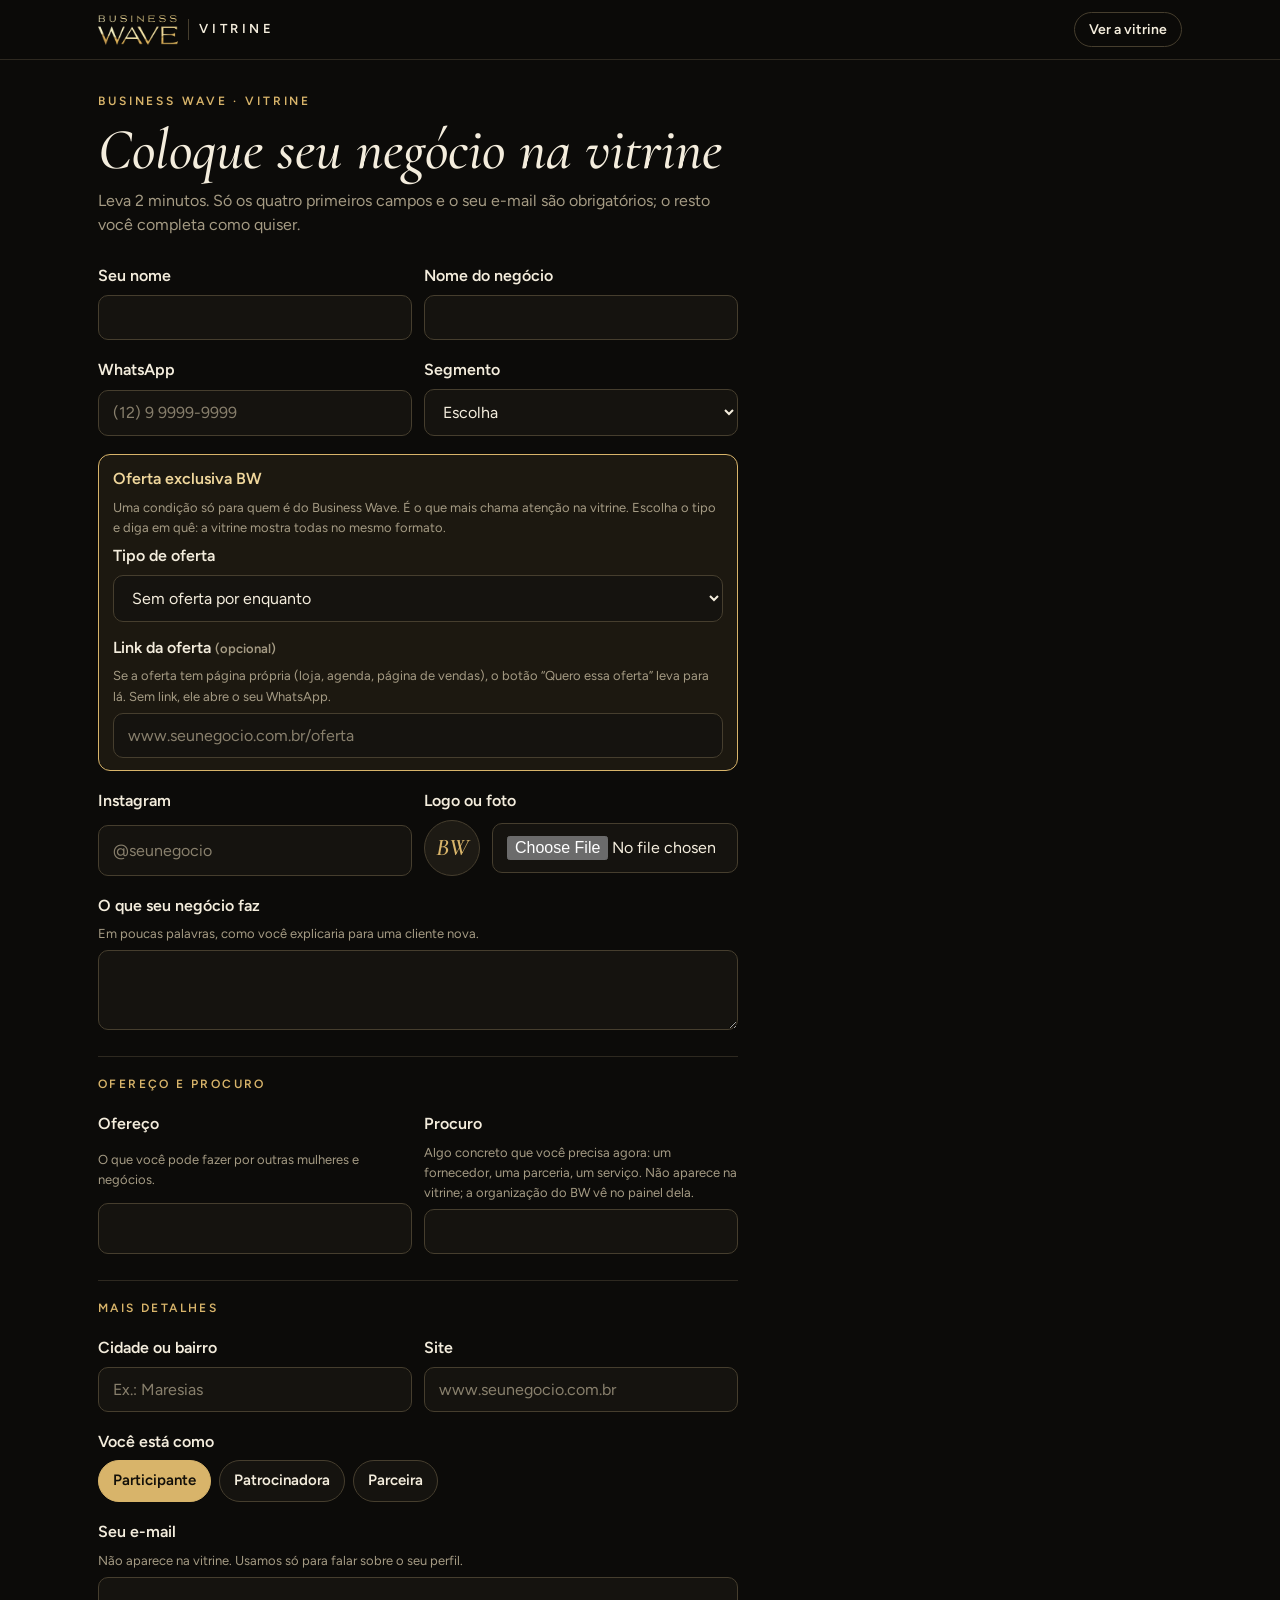
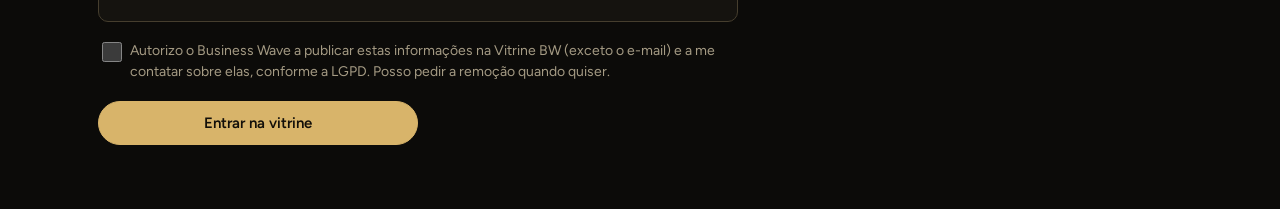
<file: cadastro.html>
<!doctype html>
<html lang="pt-BR">
<head>
<meta charset="utf-8">
<meta name="viewport" content="width=device-width,initial-scale=1,viewport-fit=cover">
<title>Entrar na Vitrine BW · Business Wave</title>
<meta name="description" content="Coloque seu negócio na Vitrine BW em 2 minutos.">
<meta property="og:title" content="Coloque seu negócio na Vitrine BW">
<meta property="og:description" content="Leva 2 minutos, direto do celular. Ofereça uma condição exclusiva para as mulheres do Business Wave.">
<meta property="og:image" content="https://bw.okgo.dev.br/assets/compartilhar.jpg">
<meta property="og:image:width" content="1200">
<meta property="og:image:height" content="630">
<meta property="og:type" content="website">
<meta property="og:site_name" content="Vitrine BW · Business Wave">
<meta name="twitter:card" content="summary_large_image">
<link rel="icon" href="assets/logo-bw.png">
<meta name="theme-color" content="#0c0b09">
<link rel="preconnect" href="https://fonts.googleapis.com"><link rel="preconnect" href="https://fonts.gstatic.com" crossorigin>
<link rel="stylesheet" href="https://fonts.googleapis.com/css2?family=Cormorant+Garamond:ital,wght@0,500;0,600;1,500;1,600&family=Figtree:wght@400;500;600;700&display=swap">
<link rel="stylesheet" href="assets/style.css?v=20261123a">
</head>
<body>
<header class="top">
  <div class="wrap">
    <a class="brand" href="./"><img class="brand-logo" src="assets/logo-bw.png" alt="Business Wave"><b>Vitrine</b></a>
    <nav><a class="btn sm ghost" href="./">Ver a vitrine</a></nav>
  </div>
</header>

<main class="wrap" style="padding-block:32px 64px">
  <div id="intro" style="display:grid;gap:10px;margin-bottom:26px;max-width:640px">
    <div class="eyebrow">Business Wave · Vitrine</div>
    <h1 style="font-style:italic;font-size:clamp(38px,8vw,58px);line-height:1">Coloque seu negócio na vitrine</h1>
    <p style="color:var(--muted);margin:0">Leva 2 minutos. Só os quatro primeiros campos e o seu e-mail são obrigatórios; o resto você completa como quiser.</p>
  </div>

  <form class="form" id="f" novalidate>
    <div class="two">
      <div class="field"><label for="responsavel">Seu nome</label><input id="responsavel" maxlength="80" required autocomplete="name"></div>
      <div class="field"><label for="nome_negocio">Nome do negócio</label><input id="nome_negocio" maxlength="80" required autocomplete="organization"></div>
    </div>
    <div class="two">
      <div class="field"><label for="whatsapp">WhatsApp</label><input id="whatsapp" maxlength="20" inputmode="tel" placeholder="(12) 9 9999-9999" autocomplete="tel" required></div>
      <div class="field"><label for="segmento">Segmento</label><select id="segmento" required><option value="">Escolha</option></select></div>
    </div>

    <div class="offer field">
      <span class="l" style="color:var(--gold-2)">Oferta exclusiva BW</span>
      <span class="h">Uma condição só para quem é do Business Wave. É o que mais chama atenção na vitrine. Escolha o tipo e diga em quê: a vitrine mostra todas no mesmo formato.</span>
      <div id="ofertaCampos" class="oferta-campos"></div>
      <label for="oferta_link" style="margin-top:8px">Link da oferta <span class="h">(opcional)</span></label>
      <span class="h">Se a oferta tem página própria (loja, agenda, página de vendas), o botão “Quero essa oferta” leva para lá. Sem link, ele abre o seu WhatsApp.</span>
      <input id="oferta_link" maxlength="300" inputmode="url" placeholder="www.seunegocio.com.br/oferta">
    </div>

    <div class="two">
      <div class="field"><label for="instagram">Instagram</label><input id="instagram" maxlength="60" placeholder="@seunegocio"></div>
      <div class="field">
        <span class="l">Logo ou foto</span>
        <div class="preview"><span class="logo" id="logoPrev" aria-hidden="true">BW</span><input id="logo" type="file" accept="image/jpeg,image/png,image/webp" aria-label="Escolher logo ou foto"></div>
      </div>
    </div>

    <div class="field">
      <label for="descricao">O que seu negócio faz</label>
      <span class="h">Em poucas palavras, como você explicaria para uma cliente nova.</span>
      <textarea id="descricao" maxlength="400" style="min-height:80px"></textarea>
    </div>

    <div class="sub">Ofereço e procuro</div>
    <div class="two">
      <div class="field"><label for="ofereco">Ofereço</label><span class="h">O que você pode fazer por outras mulheres e negócios.</span><input id="ofereco" maxlength="200"></div>
      <div class="field"><label for="preciso">Procuro</label><span class="h">Algo concreto que você precisa agora: um fornecedor, uma parceria, um serviço. Não aparece na vitrine; a organização do BW vê no painel dela.</span><input id="preciso" maxlength="200"></div>
    </div>

    <div class="sub">Mais detalhes</div>
    <div class="two">
      <div class="field"><label for="cidade">Cidade ou bairro</label><input id="cidade" maxlength="60" placeholder="Ex.: Maresias"></div>
      <div class="field"><label for="site">Site</label><input id="site" maxlength="200" inputmode="url" placeholder="www.seunegocio.com.br"></div>
    </div>
    <div class="field">
      <span class="l">Você está como</span>
      <div class="chips" role="radiogroup">
        <label class="chip"><input type="radio" name="tipo" id="t1" value="participante" checked><span>Participante</span></label>
        <label class="chip"><input type="radio" name="tipo" id="t2" value="patrocinadora"><span>Patrocinadora</span></label>
        <label class="chip"><input type="radio" name="tipo" id="t3" value="parceira"><span>Parceira</span></label>
      </div>
    </div>
    <div class="field">
      <label for="email">Seu e-mail</label>
      <span class="h">Não aparece na vitrine. Usamos só para falar sobre o seu perfil.</span>
      <input id="email" type="email" maxlength="120" required autocomplete="email">
    </div>

    <div style="position:absolute;left:-9999px" aria-hidden="true"><label for="empresa_site">Não preencha</label><input id="empresa_site" tabindex="-1" autocomplete="off"></div>

    <label class="check"><input type="checkbox" id="consentimento" required><span>Autorizo o Business Wave a publicar estas informações na Vitrine BW (exceto o e-mail) e a me contatar sobre elas, conforme a LGPD. Posso pedir a remoção quando quiser.</span></label>

    <div class="msg err" id="err" hidden></div>
    <div><button class="btn" id="send" type="submit" style="width:100%;max-width:320px">Entrar na vitrine</button></div>
  </form>

  <div id="done" hidden style="max-width:640px;display:grid;gap:16px">
    <div class="msg ok">Cadastro recebido.</div>
    <h2 style="font-style:italic;font-size:40px;line-height:1.05">Obrigada! Seu negócio entra na vitrine assim que a equipe aprovar.</h2>
    <p style="color:var(--muted);margin:0">No dia do evento a aprovação sai em poucos minutos.</p>
    <div class="share">
      <b>Seu painel pessoal</b>
      <span class="meta">Por ele você edita seu perfil, troca a foto e vê se já está na vitrine. Mande para o seu WhatsApp agora para não perder.</span>
      <code id="linkPainel"></code>
      <div class="acts">
        <a class="btn sm" id="painelWa" href="#" target="_blank" rel="noopener">Mandar para o meu WhatsApp</a>
        <button class="btn sm ghost" id="copiarPainel" type="button">Copiar</button>
        <a class="btn sm ghost" id="abrirPainel" href="#">Abrir meu painel</a>
      </div>
      <span class="meta" id="copiadoPainel" hidden>Link copiado.</span>
      <span class="meta">Este link é pessoal: quem tiver ele consegue editar seu perfil. Não compartilhe.</span>
    </div>
    <p style="color:var(--muted);margin:0">E este é o link do seu perfil, para mandar para quem você conhecer. Até a aprovação, quem abrir vê que ele está em análise.</p>
    <div class="share">
      <code id="meuLink"></code>
      <div class="acts">
        <button class="btn sm" id="copiar" type="button">Copiar link</button>
        <a class="btn sm ghost" id="enviarWa" href="#" target="_blank" rel="noopener">Enviar pelo WhatsApp</a>
      </div>
      <span class="meta" id="copiado" hidden>Link copiado.</span>
    </div>
    <div class="acts"><a class="btn ghost" href="./">Ver a vitrine</a><a class="btn ghost" href="cadastro.html">Cadastrar outro negócio</a></div>
  </div>
</main>

<script src="assets/supabase.js"></script>
<script src="assets/config.js?v=20261015b"></script>
<script src="assets/bw.js?v=20261123a"></script>
<script src="assets/oferta.js?v=20261123a"></script>
<script>
(function () {
  const { sb, DEMO, C, SEGMENTOS, esc, ig, soDigitos, waLink } = BW;
  const $ = s => document.querySelector(s);
  SEGMENTOS.forEach(s => $("#segmento").insertAdjacentHTML("beforeend", `<option>${esc(s)}</option>`));
  const oferta = BW_OFERTA.campos($("#ofertaCampos"));

  let logoBlob = null;
  $("#logo").addEventListener("change", async e => {
    const f = e.target.files[0]; logoBlob = null; if (!f) return;
    try { logoBlob = await BW.reduzirFoto(f); $("#logoPrev").outerHTML = `<img class="logo" id="logoPrev" src="${URL.createObjectURL(logoBlob)}" alt="">`; }
    catch (_) { erro("Não consegui ler essa imagem. Tente um JPG ou PNG."); }
  });

  function erro(t) { const e = $("#err"); e.textContent = t; e.hidden = !t; if (t) e.scrollIntoView({ block: "center", behavior: "smooth" }); }

  $("#f").addEventListener("submit", async e => {
    e.preventDefault(); erro("");
    if ($("#empresa_site").value) return;
    const v = id => $("#" + id).value.trim();
    const faltando = [["responsavel","seu nome"],["nome_negocio","o nome do negócio"],["whatsapp","o WhatsApp"],["segmento","o segmento"],["email","seu e-mail"]].filter(([id]) => !v(id));
    if (faltando.length) return erro("Falta preencher " + faltando.map(x => x[1]).join(", ") + ".");
    if (soDigitos(v("whatsapp")).length < 10) return erro("Confira o WhatsApp: coloque o DDD e o número.");
    if (!/^[^@\s]+@[^@\s]+\.[^@\s]+$/.test(v("email"))) return erro("Confira o e-mail: parece incompleto.");
    const erroOferta = oferta.erro(); if (erroOferta) return erro(erroOferta);
    const oferta_link = BW.linkOferta(v("oferta_link"));
    if (oferta_link === null) return erro("Confira o link da oferta: copie o endereço da página, sem espaços.");
    if (!$("#consentimento").checked) return erro("Para publicar, precisamos da sua autorização logo acima do botão.");

    const btn = $("#send"); btn.disabled = true; btn.textContent = "Enviando…";
    const id = crypto.randomUUID(), token_edicao = crypto.randomUUID();
    try {
      let logo_url = null;
      if (logoBlob && !DEMO) {
        const path = `${id}.jpg`;
        const up = await sb.storage.from("bw-logos").upload(path, logoBlob, { contentType: "image/jpeg", upsert: false });
        if (up.error) throw up.error;
        logo_url = sb.storage.from("bw-logos").getPublicUrl(path).data.publicUrl;
      }
      const row = {
        id, tipo: document.querySelector("input[name=tipo]:checked").value,
        nome_negocio: v("nome_negocio"), responsavel: v("responsavel"), segmento: v("segmento"),
        cidade: v("cidade") || null, descricao: v("descricao") || null,
        instagram: ig(v("instagram")) || null, whatsapp: soDigitos(v("whatsapp")), site: v("site") || null,
        logo_url, ...oferta.ler(), oferta_link: oferta_link || null, ofereco: v("ofereco") || null, preciso: v("preciso") || null,
        email: v("email").toLowerCase(), consentimento: true, token_edicao
      };
      if (!DEMO) { const { error } = await sb.from("bw_perfis").insert(row); if (error) throw error; }

      const base = C.SITE_URL || location.origin;
      const link = base + "/#perfil-" + id, linkPainel = base + "/painel.html#" + token_edicao;
      const copiar = (btn, code, ok, txt) => btn.onclick = async () => {
        try { await navigator.clipboard.writeText(txt); ok.hidden = false; }
        catch (_) { const r = document.createRange(); r.selectNodeContents(code); const s = getSelection(); s.removeAllRanges(); s.addRange(r); }
      };
      $("#linkPainel").textContent = linkPainel; $("#abrirPainel").href = linkPainel;
      $("#painelWa").href = waLink(row.whatsapp, `Meu painel na Vitrine BW (${row.nome_negocio}): por ele edito meu perfil e vejo se já está na vitrine. É pessoal, não compartilhar. ${linkPainel}`);
      copiar($("#copiarPainel"), $("#linkPainel"), $("#copiadoPainel"), linkPainel);
      $("#meuLink").textContent = link;
      $("#enviarWa").href = "https://wa.me/?text=" + encodeURIComponent(`Oi! Este é o meu negócio na Vitrine do Business Wave: ${row.nome_negocio}. ${link}`);
      copiar($("#copiar"), $("#meuLink"), $("#copiado"), link);
      $("#f").hidden = true; $("#intro").hidden = true; $("#done").hidden = false; window.scrollTo({ top: 0 });
    } catch (err) {
      console.error(err);
      erro("Não conseguimos enviar agora. Confira a internet e tente de novo; se continuar, chame a organização no Instagram @businesswavelitoral.");
      btn.disabled = false; btn.textContent = "Entrar na vitrine";
    }
  });
})();
</script>
</body>
</html>
</file>
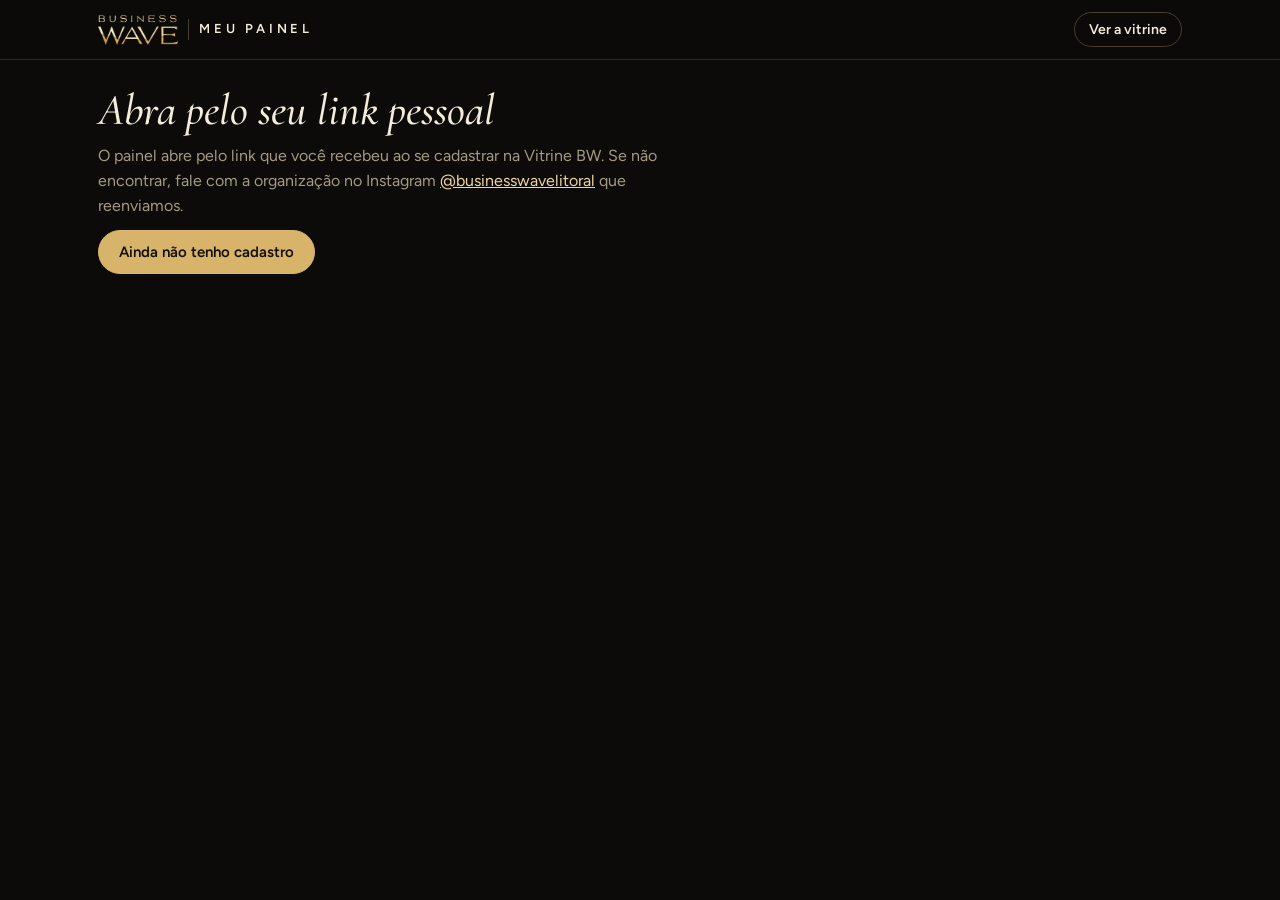
<file: painel.html>
<!doctype html>
<html lang="pt-BR">
<head>
<meta charset="utf-8">
<meta name="viewport" content="width=device-width,initial-scale=1,viewport-fit=cover">
<title>Meu painel · Vitrine BW</title>
<meta name="robots" content="noindex,nofollow">
<meta name="referrer" content="no-referrer">
<link rel="icon" href="assets/logo-bw.png">
<meta name="theme-color" content="#0c0b09">
<link rel="preconnect" href="https://fonts.googleapis.com"><link rel="preconnect" href="https://fonts.gstatic.com" crossorigin>
<link rel="stylesheet" href="https://fonts.googleapis.com/css2?family=Cormorant+Garamond:ital,wght@0,500;0,600;1,500;1,600&family=Figtree:wght@400;500;600;700&display=swap">
<link rel="stylesheet" href="assets/style.css?v=20261123a">
</head>
<body>
<header class="top">
  <div class="wrap">
    <a class="brand" href="./"><img class="brand-logo" src="assets/logo-bw.png" alt="Business Wave"><b>Meu painel</b></a>
    <nav><a class="btn sm ghost" href="./">Ver a vitrine</a></nav>
  </div>
</header>

<main class="wrap" style="padding-block:28px 64px">
  <p class="meta" id="carregando">Carregando seu perfil…</p>

  <section id="semLink" hidden style="max-width:560px;display:grid;gap:12px">
    <h1 style="font-style:italic;font-size:44px;line-height:1">Abra pelo seu link pessoal</h1>
    <p style="color:var(--muted);margin:0">O painel abre pelo link que você recebeu ao se cadastrar na Vitrine BW. Se não encontrar, fale com a organização no Instagram <a href="https://instagram.com/businesswavelitoral" target="_blank" rel="noopener">@businesswavelitoral</a> que reenviamos.</p>
    <div class="acts"><a class="btn" href="cadastro.html">Ainda não tenho cadastro</a></div>
  </section>

  <section id="app" hidden style="display:grid;gap:22px;max-width:760px">
    <div style="display:grid;gap:8px">
      <div class="eyebrow">Olá, <span id="ola"></span></div>
      <h1 style="font-style:italic;font-size:clamp(36px,7vw,52px);line-height:1" id="tNegocio"></h1>
      <div id="status"></div>
    </div>

    <div class="share">
      <b>Link do seu perfil na vitrine</b>
      <span class="meta">Mande para as mulheres que você conhecer no evento.</span>
      <code id="linkPerfil"></code>
      <div class="acts">
        <button class="btn sm" type="button" id="copiarPerfil">Copiar link</button>
        <a class="btn sm ghost" id="waPerfil" href="#" target="_blank" rel="noopener">Compartilhar no WhatsApp</a>
        <a class="btn sm ghost" id="verPerfil" href="#" target="_blank" rel="noopener">Ver como aparece</a>
      </div>
      <span class="meta" id="copiadoPerfil" hidden>Link copiado.</span>
      <span class="meta" id="avisoAnalise" hidden>Enquanto o perfil está em análise, quem abrir o link vê um aviso de que ele entra na vitrine depois da aprovação.</span>
    </div>

    <form class="form" id="f" novalidate style="max-width:none">
      <h2 style="font-size:32px">Editar meu perfil</h2>
      <div class="field">
        <span class="l">Logo ou foto</span>
        <div class="preview"><span id="logoBox"></span><input id="logo" type="file" accept="image/jpeg,image/png,image/webp" aria-label="Trocar logo ou foto"></div>
        <button class="btn sm ghost" type="button" id="tirarLogo" style="justify-self:start">Remover foto</button>
      </div>
      <div class="two">
        <div class="field"><label for="responsavel">Seu nome</label><input id="responsavel" maxlength="80"></div>
        <div class="field"><label for="nome_negocio">Nome do negócio</label><input id="nome_negocio" maxlength="80"></div>
      </div>
      <div class="two">
        <div class="field"><label for="whatsapp">WhatsApp</label><input id="whatsapp" maxlength="20" inputmode="tel"></div>
        <div class="field"><label for="segmento">Segmento</label><select id="segmento"></select></div>
      </div>
      <div class="offer field">
        <span class="l" style="color:var(--gold-2)">Oferta exclusiva BW</span>
        <span class="h">Uma condição só para quem é do Business Wave. Escolha o tipo e diga em quê.</span>
        <div id="ofertaCampos" class="oferta-campos"></div>
        <label for="oferta_link" style="margin-top:8px">Link da oferta <span class="h">(opcional)</span></label>
        <span class="h">Se a oferta tem página própria (loja, agenda, página de vendas), o botão “Quero essa oferta” leva para lá. Sem link, ele abre o seu WhatsApp.</span>
        <input id="oferta_link" maxlength="300" inputmode="url" placeholder="www.seunegocio.com.br/oferta">
      </div>
      <div class="two">
        <div class="field"><label for="instagram">Instagram</label><input id="instagram" maxlength="60"></div>
        <div class="field"><label for="cidade">Cidade ou bairro</label><input id="cidade" maxlength="60"></div>
      </div>
      <div class="field"><label for="descricao">O que seu negócio faz</label><textarea id="descricao" maxlength="400" style="min-height:80px"></textarea></div>
      <div class="two">
        <div class="field"><label for="ofereco">Ofereço</label><input id="ofereco" maxlength="200"></div>
        <div class="field"><label for="preciso">Procuro</label><input id="preciso" maxlength="200"></div>
      </div>
      <div class="two">
        <div class="field"><label for="site">Site</label><input id="site" maxlength="200" inputmode="url"></div>
        <div class="field"><label for="email">E-mail</label><input id="email" type="email" maxlength="120"></div>
      </div>
      <div class="msg err" id="err" hidden></div>
      <div class="msg ok" id="ok" hidden>Alterações salvas.</div>
      <div><button class="btn" id="salvar" type="submit">Salvar alterações</button></div>
    </form>

    <p class="meta">Este link é pessoal: quem tiver ele consegue editar seu perfil. Guarde no seu WhatsApp e não compartilhe. Para compartilhar seu negócio, use o link do perfil acima.</p>
  </section>
</main>

<script src="assets/supabase.js"></script>
<script src="assets/config.js?v=20261015d"></script>
<script src="assets/bw.js?v=20261123a"></script>
<script src="assets/oferta.js?v=20261123a"></script>
<script>
(async function () {
  const { sb, DEMO, C, SEGMENTOS, esc, ig, soDigitos, iniciais } = BW;
  const $ = s => document.querySelector(s);
  const CAMPOS = ["responsavel","nome_negocio","whatsapp","segmento","oferta_link","instagram","cidade","descricao","ofereco","preciso","site","email"];
  const token = (location.hash.slice(1) || new URLSearchParams(location.search).get("t") || "").trim();
  const valido = /^[0-9a-f-]{36}$/i.test(token);
  let perfil = null, novoLogo = null, tirarLogo = false;

  SEGMENTOS.forEach(s => $("#segmento").insertAdjacentHTML("beforeend", `<option>${esc(s)}</option>`));
  const oferta = BW_OFERTA.campos($("#ofertaCampos"));

  function mostrarLogo(src, nome) {
    $("#logoBox").innerHTML = src ? `<img class="logo" src="${esc(src)}" alt="">` : `<span class="logo">${esc(iniciais(nome))}</span>`;
  }
  const STATUS = {
    pendente: ['pendente', 'Em análise: aparece na vitrine assim que a organização aprovar.'],
    aprovado: ['aprovado', 'Na vitrine: seu perfil está publicado.'],
    recusado: ['recusado', 'Oculto: seu perfil não está aparecendo. Fale com a organização.']
  };

  function preencher(p) {
    perfil = p;
    $("#ola").textContent = p.responsavel; $("#tNegocio").textContent = p.nome_negocio;
    const [cls, txt] = STATUS[p.status] || STATUS.pendente;
    $("#status").innerHTML = `<span class="pill ${cls}">${esc(txt)}</span>`;
    $("#avisoAnalise").hidden = p.status !== "pendente";
    CAMPOS.forEach(c => $("#" + c).value = p[c] ?? "");
    oferta.preencher(p);
    if (p.segmento && ![...$("#segmento").options].some(o => o.value === p.segmento)) { $("#segmento").insertAdjacentHTML("beforeend", `<option>${esc(p.segmento)}</option>`); $("#segmento").value = p.segmento; }
    mostrarLogo(p.logo_url, p.nome_negocio);
    const link = (C.SITE_URL || location.origin) + "/#perfil-" + p.id;
    $("#linkPerfil").textContent = link; $("#verPerfil").href = link;
    $("#waPerfil").href = "https://wa.me/?text=" + encodeURIComponent(`Oi! Este é o meu negócio na Vitrine do Business Wave: ${p.nome_negocio}. ${link}`);
    $("#copiarPerfil").onclick = async () => {
      try { await navigator.clipboard.writeText(link); $("#copiadoPerfil").hidden = false; }
      catch (_) { const r = document.createRange(); r.selectNodeContents($("#linkPerfil")); const s = getSelection(); s.removeAllRanges(); s.addRange(r); }
    };
  }

  async function carregar() {
    if (DEMO) return { id: "e2", status: "aprovado", ...(await BW.listarVitrine()).find(x => x.id === "e2"), email: "exemplo@email.com" };
    const { data, error } = await sb.rpc("bw_meu_perfil", { p_token: token });
    if (error) throw error;
    return data && data[0];
  }

  if (!valido) { $("#carregando").hidden = true; $("#semLink").hidden = false; return; }
  try {
    const p = await carregar();
    $("#carregando").hidden = true;
    if (!p) { $("#semLink").hidden = false; return; }
    preencher(p); $("#app").hidden = false;
  } catch (e) { console.error(e); $("#carregando").textContent = "Não deu para carregar agora. Confira a internet e atualize a página."; return; }

  $("#logo").addEventListener("change", async e => {
    const f = e.target.files[0]; if (!f) return;
    try { novoLogo = await BW.reduzirFoto(f); tirarLogo = false; mostrarLogo(URL.createObjectURL(novoLogo), ""); }
    catch (_) { erro("Não consegui ler essa imagem. Tente um JPG ou PNG."); }
  });
  $("#tirarLogo").addEventListener("click", () => { novoLogo = null; tirarLogo = true; $("#logo").value = ""; mostrarLogo("", $("#nome_negocio").value); });

  function erro(t) { const e = $("#err"); e.textContent = t; e.hidden = !t; if (t) e.scrollIntoView({ block: "center", behavior: "smooth" }); }

  $("#f").addEventListener("submit", async e => {
    e.preventDefault(); erro(""); $("#ok").hidden = true;
    const v = c => $("#" + c).value.trim();
    if (!v("responsavel") || !v("nome_negocio") || !v("segmento")) return erro("Nome, negócio e segmento não podem ficar vazios.");
    if (!v("whatsapp") || soDigitos(v("whatsapp")).length < 10) return erro("Confira o WhatsApp: coloque o DDD e o número.");
    const erroOferta = oferta.erro(); if (erroOferta) return erro(erroOferta);
    const oferta_link = BW.linkOferta(v("oferta_link"));
    if (oferta_link === null) return erro("Confira o link da oferta: copie o endereço da página, sem espaços.");
    const dados = {};
    CAMPOS.forEach(c => dados[c] = v(c));
    dados.oferta_link = oferta_link;
    Object.assign(dados, oferta.ler());
    dados.whatsapp = soDigitos(v("whatsapp")); dados.instagram = ig(v("instagram"));
    const btn = $("#salvar"); btn.disabled = true; btn.textContent = "Salvando…";
    try {
      if (novoLogo && !DEMO) {
        const path = `${perfil.id}-${Date.now()}.jpg`;
        const up = await sb.storage.from("bw-logos").upload(path, novoLogo, { contentType: "image/jpeg", upsert: false });
        if (up.error) throw up.error;
        dados.logo_url = sb.storage.from("bw-logos").getPublicUrl(path).data.publicUrl;
      }
      if (tirarLogo) dados.logo_url = "";
      if (!DEMO) { const { error } = await sb.rpc("bw_atualizar_meu_perfil", { p_token: token, p_dados: dados }); if (error) throw error; }
      novoLogo = null; tirarLogo = false;
      preencher({ ...perfil, ...dados, logo_url: dados.logo_url === undefined ? perfil.logo_url : (dados.logo_url || null) });
      $("#ok").hidden = false;
    } catch (err) { console.error(err); erro("Não salvou agora. Confira a internet e tente de novo."); }
    finally { btn.disabled = false; btn.textContent = "Salvar alterações"; }
  });
})();
</script>
</body>
</html>
</file>
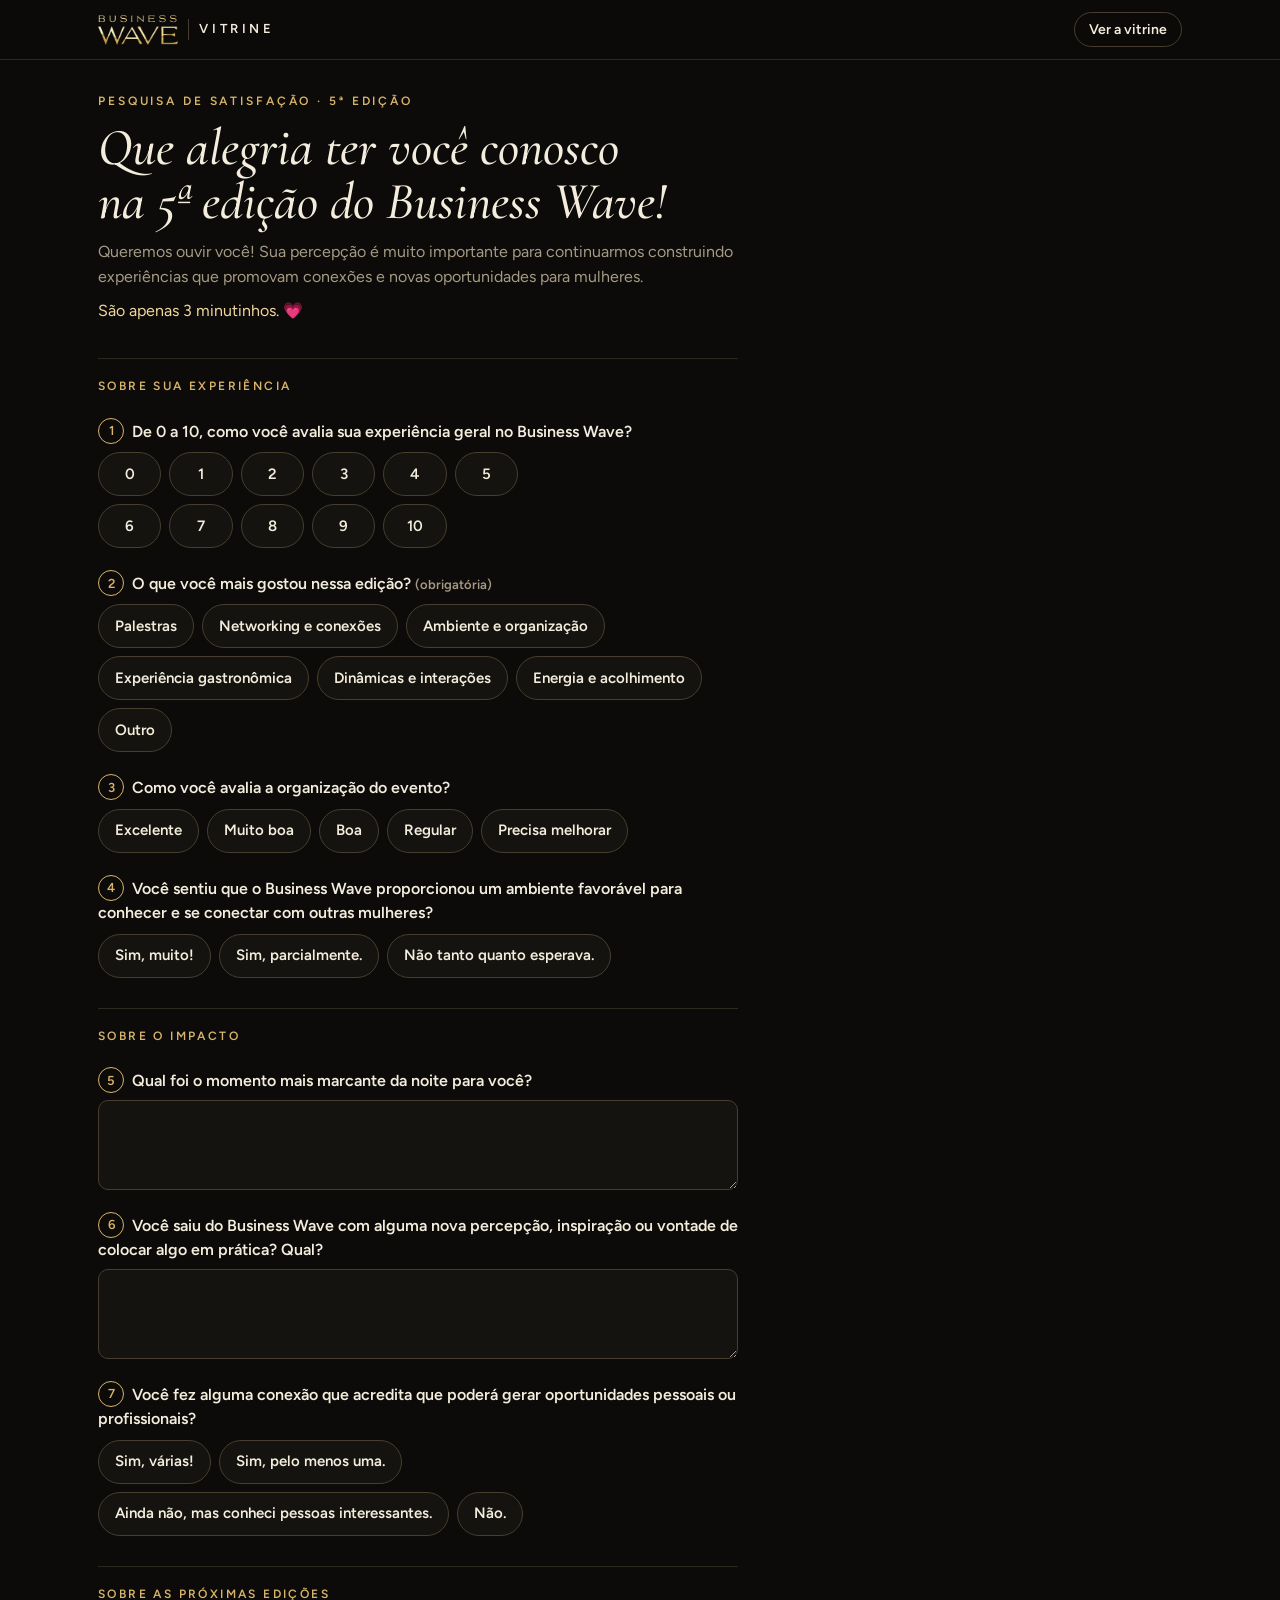
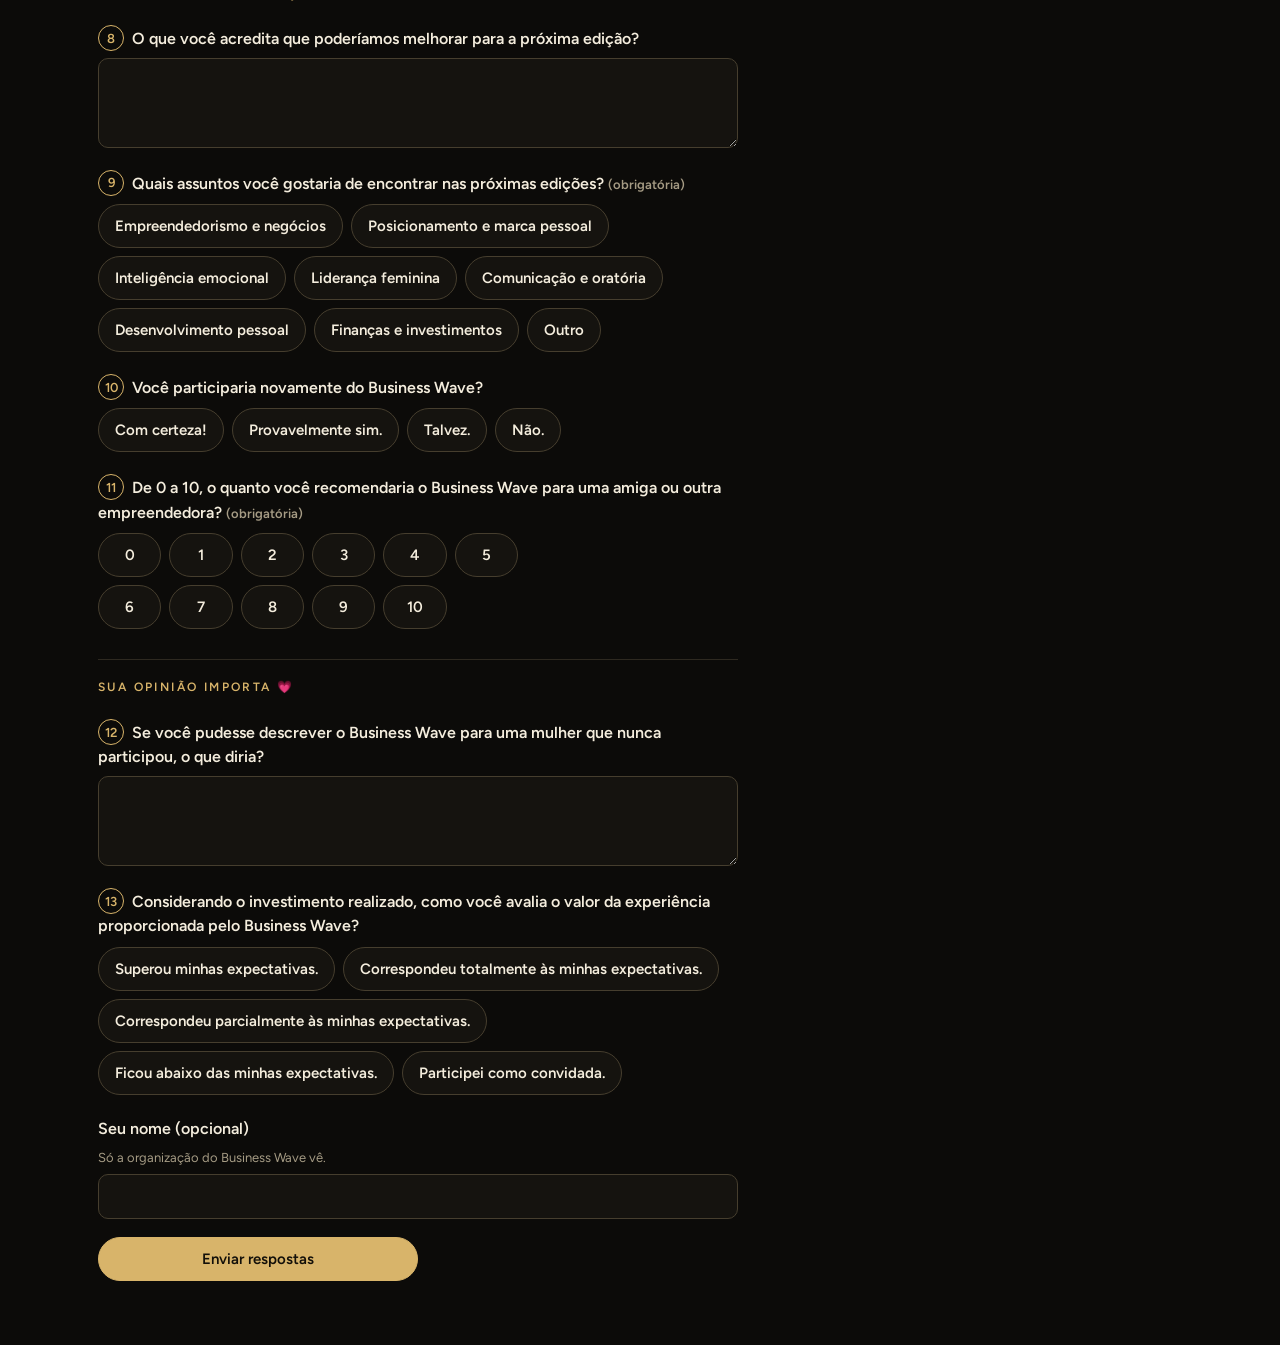
<file: pesquisa.html>
<!doctype html>
<html lang="pt-BR">
<head>
<meta charset="utf-8">
<meta name="viewport" content="width=device-width,initial-scale=1,viewport-fit=cover">
<title>Pesquisa de satisfação · Business Wave</title>
<meta name="description" content="Pesquisa de satisfação da 5ª edição do Business Wave. São apenas 3 minutinhos.">
<meta name="robots" content="noindex">
<meta property="og:title" content="Pesquisa de satisfação · 5ª edição Business Wave">
<meta property="og:description" content="São apenas 3 minutinhos. Sua percepção ajuda a construir a 6ª edição.">
<meta property="og:image" content="https://bw.okgo.dev.br/assets/compartilhar.jpg">
<meta property="og:image:width" content="1200">
<meta property="og:image:height" content="630">
<meta property="og:type" content="website">
<meta property="og:site_name" content="Vitrine BW · Business Wave">
<meta name="twitter:card" content="summary_large_image">
<link rel="icon" href="assets/logo-bw.png">
<meta name="theme-color" content="#0c0b09">
<link rel="preconnect" href="https://fonts.googleapis.com"><link rel="preconnect" href="https://fonts.gstatic.com" crossorigin>
<link rel="stylesheet" href="https://fonts.googleapis.com/css2?family=Cormorant+Garamond:ital,wght@0,500;0,600;1,500;1,600&family=Figtree:wght@400;500;600;700&display=swap">
<link rel="stylesheet" href="assets/style.css?v=20261018a">
</head>
<body>
<header class="top">
  <div class="wrap">
    <a class="brand" href="./"><img class="brand-logo" src="assets/logo-bw.png" alt="Business Wave"><b>Vitrine</b></a>
    <nav><a class="btn sm ghost" href="./">Ver a vitrine</a></nav>
  </div>
</header>

<main class="wrap" style="padding-block:32px 64px">
  <div id="intro" style="display:grid;gap:10px;margin-bottom:26px;max-width:640px">
    <div class="eyebrow">Pesquisa de satisfação · 5ª edição</div>
    <h1 id="introTitulo" style="font-style:italic;font-size:clamp(34px,7vw,52px);line-height:1.05"></h1>
    <p id="introTexto" style="color:var(--muted);margin:0"></p>
    <p id="introTempo" style="margin:0;color:var(--gold-2)"></p>
  </div>

  <div id="ja" hidden style="max-width:640px;display:grid;gap:14px">
    <div class="msg ok">Você já respondeu neste aparelho. Obrigada! 💗</div>
    <div class="acts"><button class="btn ghost" id="jaDeNovo" type="button">Responder de novo</button><a class="btn ghost" href="./">Ver a vitrine</a></div>
  </div>

  <form class="form" id="f" novalidate>
    <div id="perguntas" style="display:grid;gap:22px"></div>
    <div style="position:absolute;left:-9999px" aria-hidden="true"><label for="campo_extra">Deixe em branco</label><input id="campo_extra" tabindex="-1" autocomplete="off"></div>
    <div class="msg err" id="err" hidden></div>
    <div><button class="btn" id="send" type="submit" style="width:100%;max-width:320px">Enviar respostas</button></div>
  </form>

  <div id="done" hidden style="max-width:640px;display:grid;gap:14px"></div>
</main>

<script src="assets/supabase.js"></script>
<script src="assets/config.js?v=20261015b"></script>
<script src="assets/bw.js?v=20261017a"></script>
<script src="assets/pesquisa.js?v=20261018a"></script>
<script>
(function () {
  const { sb, DEMO, esc } = BW, P = BW_PESQUISA;
  const $ = s => document.querySelector(s);
  const CHAVE = "bw_pesquisa_" + P.edicao;
  const PREVENDA = "https://businesswave.com.br/pre-venda-business-wave-2027/?utm_source=vitrine-bw&utm_medium=site&utm_campaign=prevenda-2027&utm_content=pesquisa";

  $("#introTitulo").textContent = P.intro.titulo;
  $("#introTexto").textContent = P.intro.texto;
  $("#introTempo").textContent = P.intro.tempo;

  // Desenha as perguntas a partir da definicao: a ordem, os textos e as opcoes sao os de pesquisa.js.
  const numero = p => p.n ? `<span class="q-n">${p.n}</span>` : "";
  const opcao = (tipo, c, v, t) => `<label class="chip"><input type="${tipo === "varias" ? "checkbox" : "radio"}" name="${c}" value="${esc(v)}"><span>${esc(t)}</span></label>`;
  function pergunta(c) {
    const p = P.perguntas[c];
    if (p.tipo === "texto" || p.tipo === "curto") {
      const campo = p.tipo === "texto" ? `<textarea id="i-${c}" maxlength="${p.max}" style="min-height:90px"></textarea>` : `<input id="i-${c}" maxlength="${p.max}" autocomplete="name">`;
      const ajuda = c === "nome" ? `<span class="h">Só a organização do Business Wave vê.</span>` : "";
      return `<div class="field q" id="q-${c}"><label for="i-${c}">${numero(p)}${esc(p.texto)}</label>${ajuda}${campo}</div>`;
    }
    const itens = p.tipo === "escala"
      ? Array.from({ length: 11 }, (_, i) => opcao("escala", c, String(i), String(i))).join("")
      : p.opcoes.map(([v, t]) => opcao(p.tipo, c, v, t)).join("");
    const outro = p.outro ? `<div class="field" id="q-${c}_outro" hidden><label for="i-${c}_outro">Qual?</label><input id="i-${c}_outro" maxlength="${P.MAX_OUTRO}"></div>` : "";
    return `<fieldset class="field q" id="q-${c}"><legend>${numero(p)}${esc(p.texto)}${p.obrigatoria ? ' <span class="h">(obrigatória)</span>' : ""}</legend>
      <div class="${p.tipo === "escala" ? "escala" : "opcoes"}">${itens}</div></fieldset>${outro}`;
  }
  $("#perguntas").innerHTML = P.blocos.map(b => `<div class="sub">${esc(b.titulo)}</div>${b.perguntas.map(pergunta).join("")}`).join("");

  // "Outro" marcado abre o "Qual?"; desmarcado, esconde (e coletar() ignora o que ficou escrito).
  $("#f").addEventListener("change", e => {
    const c = e.target.name; if (!c) return;
    const p = P.perguntas[c];
    if (p && p.outro) $(`#q-${c}_outro`).hidden = !$(`#q-${c} input[value="outro"]`).checked;
    const q = $(`#q-${c}`); if (q) q.classList.remove("falta");
  });

  function coletar() {
    const r = { edicao: P.edicao };
    P.ordem.forEach(c => {
      const p = P.perguntas[c];
      if (p.tipo === "escala" || p.tipo === "uma") {
        const el = $(`#q-${c} input:checked`); if (el) r[c] = p.tipo === "escala" ? Number(el.value) : el.value;
      } else if (p.tipo === "varias") {
        const v = [...document.querySelectorAll(`#q-${c} input:checked`)].map(i => i.value);
        if (v.length) r[c] = v;
        if (p.outro && v.includes("outro")) { const t = $(`#i-${c}_outro`).value.trim(); if (t) r[c + "_outro"] = t; }
      } else { const t = $(`#i-${c}`).value.trim(); if (t) r[c] = t; }
    });
    return r;
  }

  function erro(t) { const e = $("#err"); e.textContent = t; e.hidden = !t; }

  function mostrarFim() {
    const [titulo, ...resto] = P.encerramento;
    $("#done").innerHTML = `<div class="msg ok">Respostas enviadas.</div>
      <h2 style="font-style:italic;font-size:clamp(32px,6vw,44px);line-height:1.05">${esc(titulo)}</h2>
      ${resto.map((t, i) => `<p style="margin:0;${i === resto.length - 1 ? "color:var(--gold-2);font-weight:600" : "color:var(--muted)"}">${esc(t)}</p>`).join("")}
      <div class="acts"><a class="btn" href="${esc(PREVENDA)}" target="_blank" rel="noopener">Garantir meu lugar na 6ª edição</a><a class="btn ghost" href="./">Ver a vitrine</a></div>`;
    $("#f").hidden = true; $("#intro").hidden = true; $("#ja").hidden = true; $("#done").hidden = false;
    window.scrollTo({ top: 0 });
  }

  let jaRespondeu = false;
  try { jaRespondeu = !!localStorage.getItem(CHAVE); } catch (_) {}
  if (jaRespondeu) { $("#ja").hidden = false; $("#f").hidden = true; }
  $("#jaDeNovo").addEventListener("click", () => { $("#ja").hidden = true; $("#f").hidden = false; });

  $("#f").addEventListener("submit", async e => {
    e.preventDefault(); erro("");
    // isca para robo: nome neutro, senao o preenchimento automatico do celular a confunde com "empresa"
    if ($("#campo_extra").value) return;
    const r = coletar(), falta = P.faltando(r);
    if (falta.length) {
      falta.forEach(c => $(`#q-${c}`).classList.add("falta"));
      erro("Falta responder: " + falta.map(c => `${P.perguntas[c].n}. ${P.perguntas[c].curto}`).join(" · ") + ".");
      $(`#q-${falta[0]}`).scrollIntoView({ block: "center", behavior: "smooth" });
      return;
    }
    const btn = $("#send"); btn.disabled = true; btn.textContent = "Enviando…";
    try {
      if (!DEMO) { const { error } = await sb.from("bw_pesquisa").insert(r); if (error) throw error; }
      try { localStorage.setItem(CHAVE, "1"); } catch (_) {}
      mostrarFim();
    } catch (err) {
      console.warn(err);
      erro("Não conseguimos enviar agora. Confira a internet e toque de novo em enviar: suas respostas continuam aqui.");
      btn.disabled = false; btn.textContent = "Enviar respostas";
    }
  });
})();
</script>
</body>
</html>
</file>
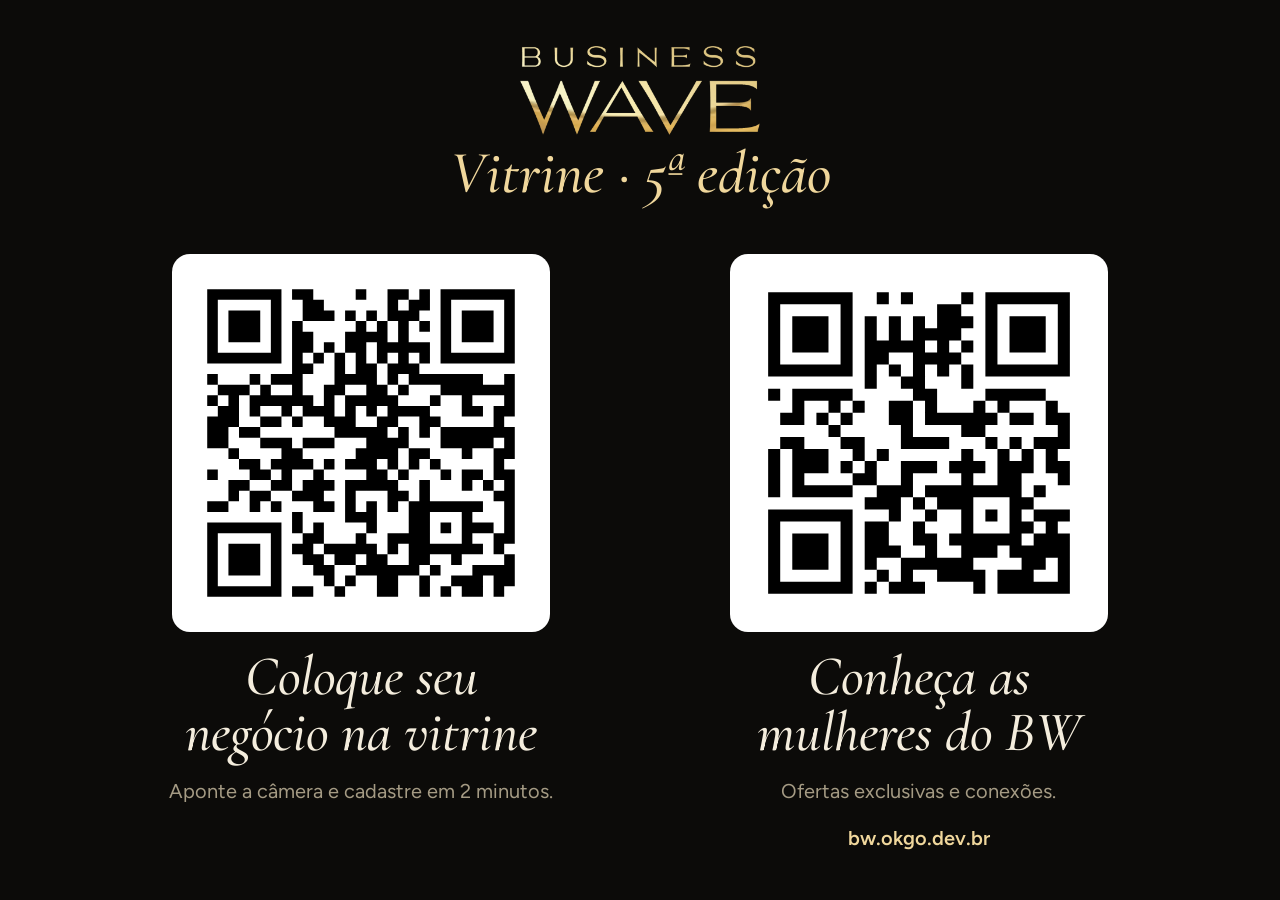
<file: qr.html>
<!doctype html>
<html lang="pt-BR">
<head>
<meta charset="utf-8">
<meta name="viewport" content="width=device-width,initial-scale=1,viewport-fit=cover">
<title>QR · Vitrine BW</title>
<meta name="robots" content="noindex">
<link rel="preconnect" href="https://fonts.googleapis.com"><link rel="preconnect" href="https://fonts.gstatic.com" crossorigin>
<link rel="stylesheet" href="https://fonts.googleapis.com/css2?family=Cormorant+Garamond:ital,wght@0,500;0,600;1,500;1,600&family=Figtree:wght@400;500;600;700&display=swap">
<link rel="stylesheet" href="assets/style.css?v=20261016f">
<style>
  /* Tela para o painel de LED e para imprimir nas mesas */
  body{min-height:100vh;display:grid;place-items:center}
  .qrs{display:grid;grid-template-columns:1fr 1fr;gap:clamp(20px,4vw,56px);padding:32px 18px;max-width:1100px;width:100%}
  @media (max-width:700px){ .qrs{grid-template-columns:1fr} }
  .q{display:grid;justify-items:center;align-content:start;gap:16px;text-align:center}
  .q img{width:min(100%,380px,42vh);background:#fff;border-radius:18px;padding:14px}
  .q h2{font-style:italic;font-size:clamp(34px,5vw,56px);line-height:1}
  .q p{margin:0;color:var(--muted);font-size:clamp(16px,2vw,20px)}
  .q .url{color:var(--gold-2);font-weight:600}
  header.h{grid-column:1/-1;text-align:center;display:grid;gap:8px}
</style>
</head>
<body>
<div class="qrs">
  <header class="h"><img src="assets/logo-bw.png" alt="Business Wave" style="width:min(50vw,240px);margin:0 auto"><h1 style="font-style:italic;font-size:clamp(36px,5vw,60px);line-height:1;color:var(--gold-2)">Vitrine · 5ª edição</h1></header>
  <div class="q"><img src="assets/qr-cadastro.svg" alt="QR code para cadastrar o negócio"><h2>Coloque seu negócio na vitrine</h2><p>Aponte a câmera e cadastre em 2 minutos.</p></div>
  <div class="q"><img src="assets/qr-vitrine.svg" alt="QR code para ver a vitrine"><h2>Conheça as mulheres do BW</h2><p>Ofertas exclusivas e conexões.</p><p class="url">bw.okgo.dev.br</p></div>
</div>
</body>
</html>
</file>
<file: assets/style.css>
/* Vitrine BW — preto e dourado da marca, serifa italiana nos títulos (como nos posts da 5ª edição). */
:root{
  --bg:#0c0b09; --surface:#15130f; --surface-2:#1d1a14; --line:#2e2920; --line-2:#463e2e;
  --fg:#f4eddd; --muted:#a59b84; --gold:#d8b46a; --gold-2:#f0d79c; --gold-ink:#120f09;
  --ok:#8fc49a; --warn:#e3b45c; --bad:#e08a7a;
  --display:"Cormorant Garamond","Garamond","Times New Roman",serif;
  --body:"Figtree",system-ui,-apple-system,"Segoe UI",sans-serif;
  --r:14px;
  color-scheme:dark;
}
*{box-sizing:border-box}
html{-webkit-text-size-adjust:100%}
body{margin:0;background:var(--bg);color:var(--fg);font:16px/1.55 var(--body)}
a{color:var(--gold-2)}
img{max-width:100%;display:block}
:focus-visible{outline:2px solid var(--gold);outline-offset:2px}
.wrap{max-width:1120px;margin:0 auto;padding-inline:18px}
[hidden]{display:none!important}

/* topo */
.top{position:sticky;top:0;z-index:20;background:color-mix(in srgb,var(--bg) 88%,transparent);backdrop-filter:blur(10px);border-bottom:1px solid var(--line)}
.top .wrap{display:flex;align-items:center;justify-content:space-between;gap:12px;padding-block:12px}
.brand{display:flex;align-items:center;gap:10px;text-decoration:none;color:var(--fg)}
.mono{width:38px;height:38px;border-radius:50%;border:1px solid var(--gold);display:grid;place-items:center;font:600 italic 18px var(--display);color:var(--gold)}
.brand b{font-size:13px;letter-spacing:.28em;text-transform:uppercase;font-weight:600}
.top nav{display:flex;gap:6px;align-items:center}
.top nav a.lk{color:var(--muted);text-decoration:none;font-size:14px;padding:8px 10px}
.top nav a.lk:hover{color:var(--fg)}
@media (max-width:640px){ .top nav a.lk{display:none} }

/* botões */
.btn{display:inline-flex;align-items:center;justify-content:center;gap:8px;font:600 15px var(--body);border-radius:999px;padding:12px 20px;cursor:pointer;text-decoration:none;border:1px solid var(--gold);background:var(--gold);color:var(--gold-ink);white-space:nowrap}
.btn:hover{background:var(--gold-2);border-color:var(--gold-2)}
.btn.ghost{background:transparent;color:var(--fg);border-color:var(--line-2)}
.btn.ghost:hover{border-color:var(--gold)}
.btn.sm{padding:8px 14px;font-size:14px}
.btn[disabled]{opacity:.5;cursor:default}

/* hero */
.hero{padding-block:48px 36px;border-bottom:1px solid var(--line)}
.hero .wrap{display:grid;gap:22px}
.eyebrow{font-size:12px;letter-spacing:.24em;text-transform:uppercase;color:var(--gold);font-weight:600}
h1,h2,h3{font-family:var(--display);font-weight:500;text-wrap:balance;margin:0}
.hero h1{font-style:italic;font-size:clamp(44px,9vw,84px);line-height:.98;max-width:12ch}
.hero h1 em{display:block;color:var(--gold);font-style:italic}
/* o titulo e' proporcional a largura onde ele mora: a fonte cresce com ela, entao
   as linhas saem iguais em qualquer tela e ocupam a largura toda ("As mulheres do BW
   / e seus negocios, / num so lugar."). 0.137 = 96% da largura dividido pela linha
   mais longa (6,985 em na Cormorant italica). No celular a largura e' a da tela menos
   o respiro; no computador, a da coluna da esquerda (5/9 do texto, tirado o vao). */
.hero h1{font-size:clamp(40px,calc((100vw - 36px) * .137),84px);max-width:none;text-wrap:wrap}
@media (min-width:900px){ .hero h1{font-size:min(84px,calc((min(100vw,1120px) - 92px) * .0761))} }
.hero p.lede{font-size:18px;color:var(--muted);max-width:56ch;margin:0}
.hero .ctas{display:flex;flex-wrap:wrap;gap:10px}
.facts{display:flex;flex-wrap:wrap;gap:8px;margin:0;padding:0;list-style:none}
.facts li{border:1px solid var(--line-2);border-radius:999px;padding:6px 14px;font-size:14px}
.facts li b{color:var(--gold);font-weight:600}

/* seções */
section.blk{padding-block:44px}
.sec-head{display:flex;flex-wrap:wrap;align-items:end;justify-content:space-between;gap:14px;margin-bottom:22px}
.sec-head h2{font-size:clamp(32px,5vw,46px);line-height:1.05}
.sec-head p{margin:6px 0 0;color:var(--muted);max-width:60ch}

/* filtros */
.filters{display:grid;gap:12px;margin-bottom:22px}
.tabs{display:flex;gap:6px;flex-wrap:wrap}
.tab{font:500 14px var(--body);background:transparent;color:var(--muted);border:1px solid var(--line-2);border-radius:999px;padding:8px 14px;cursor:pointer}
.tab[aria-pressed="true"]{background:var(--fg);color:var(--bg);border-color:var(--fg)}
.row{display:grid;grid-template-columns:1fr 220px;gap:10px}
@media (max-width:640px){ .row{grid-template-columns:1fr} }
input,select,textarea{width:100%;font:16px var(--body);color:var(--fg);background:var(--surface);border:1px solid var(--line-2);border-radius:10px;padding:12px 14px}
textarea{min-height:96px;resize:vertical}
::placeholder{color:var(--muted);opacity:.8}

/* grade de cards */
.grid{display:grid;grid-template-columns:repeat(auto-fill,minmax(250px,1fr));gap:14px}
.card{display:grid;grid-template-rows:auto 1fr auto;gap:12px;background:var(--surface);border:1px solid var(--line);border-radius:var(--r);padding:16px;text-align:left;color:inherit;font:inherit;cursor:pointer;transition:border-color .15s,transform .15s}
.card:hover{border-color:var(--gold);transform:translateY(-2px)}
.card.spon{border-color:var(--line-2);background:linear-gradient(180deg,var(--surface-2),var(--surface))}
.card-top{display:flex;gap:12px;align-items:center;min-width:0}
.logo{width:56px;height:56px;flex:0 0 56px;border-radius:50%;object-fit:cover;background:var(--surface-2);border:1px solid var(--line-2);display:grid;place-items:center;font:600 italic 24px var(--display);color:var(--gold);overflow:hidden}
.card h3{font-family:var(--body);font-weight:600;font-size:17px;line-height:1.25;margin:0}
.meta{font-size:13px;color:var(--muted)}
.card .desc{font-size:14px;color:var(--muted);margin:0;display:-webkit-box;-webkit-line-clamp:3;-webkit-box-orient:vertical;overflow:hidden}
.tags{display:flex;flex-wrap:wrap;gap:6px}
.tag{font-size:12px;border-radius:999px;padding:3px 10px;border:1px solid var(--line-2);color:var(--muted)}
.tag.bw{border-color:var(--gold);color:var(--gold-2)}
.tag.sp{background:var(--gold);color:var(--gold-ink);border-color:var(--gold);font-weight:600}
.empty{border:1px dashed var(--line-2);border-radius:var(--r);padding:28px;text-align:center;color:var(--muted)}
.empty b{display:block;color:var(--fg);font-size:18px;margin-bottom:6px}

/* embaixadoras */
.amb{display:grid;grid-template-columns:1.1fr .9fr;gap:22px;align-items:start}
@media (max-width:820px){ .amb{grid-template-columns:1fr} }
.panel{background:var(--surface);border:1px solid var(--line);border-radius:var(--r);padding:22px}
.steps{list-style:none;margin:0;padding:0;display:grid;gap:14px;counter-reset:s}
.steps li{display:grid;grid-template-columns:34px 1fr;gap:12px;counter-increment:s}
.steps li::before{content:counter(s);width:34px;height:34px;border-radius:50%;border:1px solid var(--gold);display:grid;place-items:center;color:var(--gold);font:600 italic 18px var(--display)}
.steps b{display:block}
.steps span{color:var(--muted);font-size:14px}
.rank{list-style:none;margin:0;padding:0;display:grid;gap:8px}
.rank li{display:grid;grid-template-columns:30px 1fr auto;gap:10px;align-items:center;padding:10px 12px;border-radius:10px;background:var(--surface-2)}
.rank .pos{font:600 italic 22px var(--display);color:var(--gold);text-align:center}
.rank .n{min-width:0;overflow:hidden;text-overflow:ellipsis;white-space:nowrap}
.rank .v{font-variant-numeric:tabular-nums;font-weight:600}
.rank .v small{color:var(--muted);font-weight:400}

/* faixa final */
.band{border-top:1px solid var(--line);border-bottom:1px solid var(--line);background:var(--surface)}
.band .wrap{display:flex;flex-wrap:wrap;align-items:center;justify-content:space-between;gap:16px;padding-block:28px}
.band h2{font-style:italic;font-size:clamp(28px,4.5vw,40px)}
footer{padding-block:28px 40px;color:var(--muted);font-size:13px}
footer .wrap{display:flex;flex-wrap:wrap;gap:12px;justify-content:space-between}

/* modal do perfil */
dialog{overflow:auto;border:1px solid var(--line-2);border-radius:18px;background:var(--surface);color:var(--fg);padding:0;width:min(560px,calc(100% - 24px));max-height:calc(100% - 24px)}
dialog::backdrop{background:rgba(0,0,0,.7)}
.dlg{display:grid;gap:16px;padding:22px}
.dlg-head{display:flex;gap:14px;align-items:center}
.dlg-head .logo{width:72px;height:72px;flex-basis:72px;font-size:30px}
.dlg h2{font-size:32px;line-height:1.05}
.dlg .x{position:absolute;top:10px;right:10px;background:var(--surface-2);border:1px solid var(--line-2);color:var(--fg);width:36px;height:36px;border-radius:50%;cursor:pointer;font-size:18px}
.offer{border:1px solid var(--gold);border-radius:12px;padding:12px 14px;background:color-mix(in srgb,var(--gold) 8%,transparent)}
.offer b{color:var(--gold-2);font-size:12px;letter-spacing:.16em;text-transform:uppercase}
.offer p{margin:4px 0 0}
.kv{display:grid;grid-template-columns:1fr 1fr;gap:10px}
@media (max-width:480px){ .kv{grid-template-columns:1fr} }
.kv div{background:var(--surface-2);border-radius:10px;padding:10px 12px}
.kv small{display:block;color:var(--muted);font-size:12px;letter-spacing:.08em;text-transform:uppercase}
.acts{display:flex;flex-wrap:wrap;gap:8px}

/* formulários */
.form{display:grid;gap:18px;max-width:640px}
.field{display:grid;gap:6px}
.field label,.field .l{font-weight:600}
.field .h{font-size:13px;color:var(--muted)}
.two{display:grid;grid-template-columns:1fr 1fr;gap:12px}
@media (max-width:560px){ .two{grid-template-columns:1fr} }
.chips{display:flex;flex-wrap:wrap;gap:8px}
.chip{position:relative}
.chip input{position:absolute;opacity:0;inset:0;margin:0;cursor:pointer}
.chip span{display:inline-block;padding:8px 14px;border-radius:999px;border:1px solid var(--line-2);background:var(--surface);font-size:15px}
.chip input:checked+span{background:var(--gold);color:var(--gold-ink);border-color:var(--gold);font-weight:600}
.chip input:focus-visible+span{outline:2px solid var(--gold);outline-offset:2px}
.check{display:grid;grid-template-columns:22px 1fr;gap:10px;align-items:start;font-size:14px;color:var(--muted)}
.check input{width:20px;height:20px;margin-top:2px;accent-color:var(--gold)}
.preview{display:flex;gap:12px;align-items:center}
.msg{padding:12px 14px;border-radius:10px;font-size:14px}
.msg.ok{background:color-mix(in srgb,var(--ok) 14%,transparent);color:var(--ok)}
.msg.err{background:color-mix(in srgb,var(--bad) 14%,transparent);color:var(--bad)}
.demo{background:var(--warn);color:#1a1405;text-align:center;font-size:13px;font-weight:600;padding:6px 12px}

/* admin */
.adm-list{display:grid;gap:10px}
.adm-item{display:grid;grid-template-columns:56px 1fr auto;gap:12px;align-items:center;background:var(--surface);border:1px solid var(--line);border-radius:12px;padding:12px}
@media (max-width:640px){ .adm-item{grid-template-columns:48px 1fr} .adm-item .acts{grid-column:1/-1} }
.adm-item .logo{width:48px;height:48px;flex-basis:48px}
.pill{font-size:12px;border-radius:999px;padding:2px 9px;border:1px solid}
.pill.pendente{color:var(--warn);border-color:var(--warn)}
.pill.aprovado{color:var(--ok);border-color:var(--ok)}
.pill.recusado{color:var(--bad);border-color:var(--bad)}
.rank-edit{display:grid;gap:8px}
.rank-edit .r{display:grid;grid-template-columns:1fr 1fr 90px auto;gap:8px}
@media (max-width:640px){ .rank-edit .r{grid-template-columns:1fr 90px} }

@media (prefers-reduced-motion:reduce){ .card{transition:none} .card:hover{transform:none} }

/* como funciona */
.how{list-style:none;margin:6px 0 0;padding:0;display:grid;grid-template-columns:repeat(3,1fr);gap:12px;counter-reset:h}
@media (max-width:760px){ .how{grid-template-columns:1fr} }
.how li{counter-increment:h;display:grid;grid-template-columns:34px 1fr;column-gap:12px;align-items:start;padding:14px;border:1px solid var(--line);border-radius:12px;background:var(--surface)}
.how li::before{content:counter(h);grid-row:span 2;width:34px;height:34px;border-radius:50%;border:1px solid var(--gold);display:grid;place-items:center;color:var(--gold);font:600 italic 18px var(--display)}
.how b{font-weight:600}
.how span{color:var(--muted);font-size:14px}
.count{font-size:14px;color:var(--muted);font-variant-numeric:tabular-nums}

/* oferta no card */
.mini-offer{font-size:14px;line-height:1.4;padding:10px 12px;border-radius:10px;border:1px solid var(--gold);background:color-mix(in srgb,var(--gold) 8%,transparent)}
.mini-offer b{display:block;color:var(--gold-2);font-size:11px;letter-spacing:.16em;text-transform:uppercase;margin-bottom:2px}

/* conexões */

/* compartilhar perfil */
.share{display:grid;gap:10px;padding:16px;border:1px solid var(--line-2);border-radius:12px;background:var(--surface)}
.share code{display:block;word-break:break-all;font:14px ui-monospace,Menlo,monospace;color:var(--gold-2);background:var(--surface-2);padding:10px 12px;border-radius:8px;user-select:all}
.sub{font-size:12px;letter-spacing:.2em;text-transform:uppercase;color:var(--gold);font-weight:600;margin-top:8px;padding-top:18px;border-top:1px solid var(--line)}

/* logo da marca */
.brand-logo{height:30px;width:auto}
.brand b{border-left:1px solid var(--line-2);padding-left:10px}
@media (max-width:440px){ .brand b{display:none} }

/* topo: a foto do grupo abre a pagina, colada no menu, e a borda de baixo e'
   uma onda que leva ao titulo (sem corte seco, no celular e no computador).
   E' um <figure> so, dentro do grid do texto: a margem negativa calculada a
   faz sair da coluna e ocupar a largura da tela (ate 1440 px) nos dois casos.
   A mascara e o fio dourado usam a MESMA curva no mesmo viewBox esticado,
   por isso o fio sempre cai em cima da borda, em qualquer largura. */
.hero{padding-block:0 36px;overflow-x:clip}
.hero .wrap.hero-texto{gap:22px}
.hero-lado{display:grid;gap:18px}
.onda{margin-block:0 6px;margin-inline:calc((100% - min(100vw,1440px)) / 2)}
.onda-foto{position:relative}
.onda img{display:block;width:100%;height:auto;aspect-ratio:16/10;object-fit:cover;object-position:50% 60%;
  -webkit-mask:url("data:image/svg+xml,%3Csvg xmlns='http://www.w3.org/2000/svg' viewBox='0 0 1440 600' preserveAspectRatio='none'%3E%3Cpath d='M0 0 H1440 V530 C1200 590 960 590 720 545 S240 490 0 560 Z'/%3E%3C/svg%3E") center/100% 100% no-repeat;
  mask:url("data:image/svg+xml,%3Csvg xmlns='http://www.w3.org/2000/svg' viewBox='0 0 1440 600' preserveAspectRatio='none'%3E%3Cpath d='M0 0 H1440 V530 C1200 590 960 590 720 545 S240 490 0 560 Z'/%3E%3C/svg%3E") center/100% 100% no-repeat}
.onda-fio{position:absolute;inset:0;width:100%;height:100%;pointer-events:none;overflow:visible}
.onda-fio path{fill:none;stroke:var(--gold);stroke-width:1.5;vector-effect:non-scaling-stroke}
.onda-fio .eco{stroke:var(--gold-2);opacity:.45;stroke-width:1}
.hero .how{margin-top:22px}
@media (min-width:900px){
  .hero .wrap.hero-texto{grid-template-columns:minmax(0,1.25fr) minmax(0,1fr);column-gap:56px;align-items:end;
    grid-template-areas:"foto foto" "eyebrow eyebrow" "titulo lado"}
  .onda{grid-area:foto;margin-block:0 18px}
  .hero .eyebrow{grid-area:eyebrow} .hero h1{grid-area:titulo} .hero-lado{grid-area:lado;align-self:center}
  .onda img{aspect-ratio:2.5/1}
}

/* galeria do evento: em colunas, com cada foto no formato dela (retrato e paisagem juntos,
   sem corte). Foto nova e' so mais um <figure>; a .destaque atravessa as colunas. */
.galeria{columns:2;column-gap:10px}
@media (min-width:760px){ .galeria{columns:3} }
.galeria figure{margin:0 0 10px;break-inside:avoid;border-radius:var(--r);overflow:hidden;background:var(--surface)}
.galeria .destaque{column-span:all}
.galeria img{display:block;width:100%;height:auto}

/* pre-venda da proxima edicao: cartao dourado com o mesmo fio em onda do topo */
.prevenda-card{display:grid;overflow:hidden;border:1px solid var(--gold);border-radius:var(--r);background:radial-gradient(120% 140% at 100% 0%,color-mix(in srgb,var(--gold) 16%,transparent),transparent 60%),var(--surface)}
.prevenda-foto{position:relative;margin:0}
.prevenda-foto img{display:block;width:100%;height:100%;aspect-ratio:3/2;object-fit:cover}
.prevenda-foto figcaption{position:absolute;left:12px;bottom:12px;padding:6px 10px;border-radius:999px;background:rgb(12 11 9 / .72);color:var(--gold-2);font-size:12px;letter-spacing:.16em;text-transform:uppercase;font-weight:600}
.prevenda-texto{position:relative;display:grid;gap:16px;justify-items:start;align-content:center;padding:clamp(24px,5vw,48px) clamp(22px,5vw,48px) clamp(64px,9vw,96px)}
.prevenda-texto h2{font-style:italic;font-size:clamp(34px,6vw,56px);line-height:1.02;max-width:16ch}
.prevenda-texto h2 em{display:block;color:var(--gold)}
.prevenda-texto p{margin:0;color:var(--muted);max-width:52ch;font-size:17px}
.nw{white-space:nowrap}
/* no computador a foto fica larga o bastante para manter quase o 3:2 dela: foto de grupo
   cortada nas pontas deixa gente de fora */
@media (min-width:1100px){
  .prevenda-card{grid-template-columns:minmax(0,1.55fr) minmax(0,1fr)}
  .prevenda-foto img{aspect-ratio:auto;object-position:50% 60%}
  .prevenda-texto{padding-top:36px}
  .prevenda-texto h2{font-size:clamp(34px,3.2vw,44px)}
}
.prevenda-onda{position:absolute;left:0;bottom:0;width:100%;height:clamp(50px,7vw,90px);pointer-events:none}
.prevenda-onda path{fill:none;stroke:var(--gold);stroke-width:1.2;vector-effect:non-scaling-stroke;opacity:.7}
.prevenda-onda .eco{stroke:var(--gold-2);opacity:.35}

/* pesquisa de satisfacao: perguntas em fieldset, opcoes como chips de 44 px e escala 0-10
   em grade de 6 colunas (11 botoes numa linha so ficariam pequenos demais no celular) */
fieldset.q{border:0;margin:0;padding:0;min-width:0}
fieldset.q legend{font-weight:600;padding:0;margin-bottom:8px}
.q-n{display:inline-grid;place-items:center;min-width:26px;height:26px;margin-right:8px;border-radius:50%;border:1px solid var(--gold);color:var(--gold);font:600 13px var(--body);vertical-align:1px}
.q.falta{box-shadow:inset 3px 0 0 var(--bad);padding-left:12px}
.opcoes{display:flex;flex-wrap:wrap;gap:8px}
.opcoes .chip,.escala .chip{display:flex}
.opcoes .chip span,.escala .chip span{display:flex;align-items:center;min-height:44px;padding:10px 16px;line-height:1.25}
.escala{display:grid;grid-template-columns:repeat(6,minmax(0,1fr));gap:8px;max-width:420px}
.escala .chip span{flex:1;justify-content:center;padding:10px 0;font-weight:600}

/* cartao da pesquisa na pagina inicial: discreto ao lado do da pre-venda (que e' a chamada da casa) */
.pesquisa-card{display:flex;flex-wrap:wrap;gap:16px 28px;align-items:center;justify-content:space-between;padding:clamp(20px,4vw,32px);border:1px solid var(--line-2);border-radius:var(--r);background:var(--surface)}
.pesquisa-card h2{font-style:italic;font-size:clamp(28px,5vw,40px);line-height:1.05;margin-top:6px}
.pesquisa-card p{margin:6px 0 0;color:var(--muted)}

/* resumo da pesquisa no admin: numeros em quadros e uma barra por opcao, de uma cor so.
   O comprimento diz o tamanho; o numero vai escrito em tinta de texto, nunca na cor da barra. */
.p-nums{display:grid;grid-template-columns:repeat(auto-fit,minmax(200px,1fr));gap:10px}
.p-num{display:grid;gap:4px;align-content:start;padding:14px 16px;border:1px solid var(--line);border-radius:var(--r);background:var(--surface)}
.p-num span{font-size:13px;color:var(--muted)}
.p-num b{font:600 44px/1 var(--display);color:var(--fg)}
.p-num small{font:500 16px var(--body);color:var(--muted);margin-left:2px}
.p-grade{display:grid;grid-template-columns:repeat(auto-fit,minmax(min(100%,300px),1fr));gap:10px}
.p-q{display:grid;gap:8px;align-content:start;padding:14px 16px;border:1px solid var(--line);border-radius:var(--r);background:var(--surface);min-width:0}
.p-q h3{font:600 15px var(--body)}
.p-tit{font:600 12px var(--body);letter-spacing:.2em;text-transform:uppercase;color:var(--gold);margin-bottom:10px}
.barra{display:grid;grid-template-columns:minmax(0,1fr) auto;gap:4px 10px;font-size:14px}
.barra b{font-weight:500}
.barra span{color:var(--muted);font-variant-numeric:tabular-nums}
.barra i{grid-column:1/-1;height:8px;border-radius:99px;background:var(--surface-2);overflow:hidden}
.barra s{display:block;height:100%;border-radius:99px;background:var(--gold)}
.p-cit{margin:0;padding:8px 0 8px 12px;border-left:2px solid var(--line-2);display:grid;gap:4px;font-size:14px;overflow-wrap:anywhere}
.p-resp{border:1px solid var(--line);border-radius:var(--r);background:var(--surface);padding:12px 16px;margin-bottom:8px}
.p-resp summary{cursor:pointer;font-size:14px;overflow-wrap:anywhere}
.p-resp dl{display:grid;grid-template-columns:minmax(0,1fr);gap:2px;margin:12px 0;font-size:14px}
.p-resp dt{color:var(--muted);margin-top:8px}
.p-resp dd{margin:0;overflow-wrap:anywhere}

/* vitrine em linhas por segmento: cada linha rola para o lado (no celular aparece a pontinha do
   proximo cartao, que e' o que diz que ha mais); a pagina nunca rola para o lado */
.seg-atalhos{display:flex;gap:8px;overflow-x:auto;scrollbar-width:none;padding-bottom:2px;margin-inline:-2px}
.seg-atalhos::-webkit-scrollbar{display:none}
.chip-seg{flex:0 0 auto;display:inline-flex;align-items:center;gap:6px;min-height:44px;padding:10px 14px;border-radius:999px;border:1px solid var(--line-2);background:var(--surface);color:var(--fg);font:500 14px var(--body);white-space:nowrap;cursor:pointer}
.chip-seg span{color:var(--muted);font-variant-numeric:tabular-nums}
.chip-seg:hover{border-color:var(--gold)}
#linhas{display:grid;gap:32px}
.seg-linha{display:grid;gap:12px;min-width:0;scroll-margin-top:96px}
.seg-head{display:flex;align-items:baseline;gap:10px}
.seg-head h3{font:600 italic clamp(24px,4vw,30px)/1.1 var(--display)}
.setas{display:none;gap:6px;margin-left:auto;align-self:center}
@media (min-width:760px){ .setas{display:flex} }
.seta{width:40px;height:40px;border-radius:50%;border:1px solid var(--line-2);background:var(--surface);color:var(--fg);font-size:22px;line-height:1;cursor:pointer}
.seta:hover{border-color:var(--gold)}
.trilho{display:grid;grid-auto-flow:column;grid-auto-columns:min(82%,290px);gap:14px;overflow-x:auto;scroll-snap-type:x mandatory;overscroll-behavior-x:contain;padding:2px 2px 8px;scrollbar-width:thin}
.trilho .card{scroll-snap-align:start}

/* oferta no formato unico: selo curto (10% OFF, GRATIS...) + o "em que" */
.selo{display:inline-block;padding:3px 9px;border-radius:6px;background:var(--gold);color:var(--gold-ink);font:700 12px/1.3 var(--body);letter-spacing:.06em;text-transform:none}
.mini-offer .selo{display:inline-block;margin:0 6px 4px 0;color:var(--gold-ink);font-size:12px;letter-spacing:.06em;text-transform:none}
.card .mini-offer{align-self:start}
.setas.sem{display:none}

/* campos guiados da oferta (cadastro, painel e admin) e a previa de como fica na vitrine */
.oferta-campos{display:grid;gap:12px}
.oferta-previa{display:grid;gap:6px}
.tag.rev{border-color:var(--bad);color:var(--bad)}
</file>
